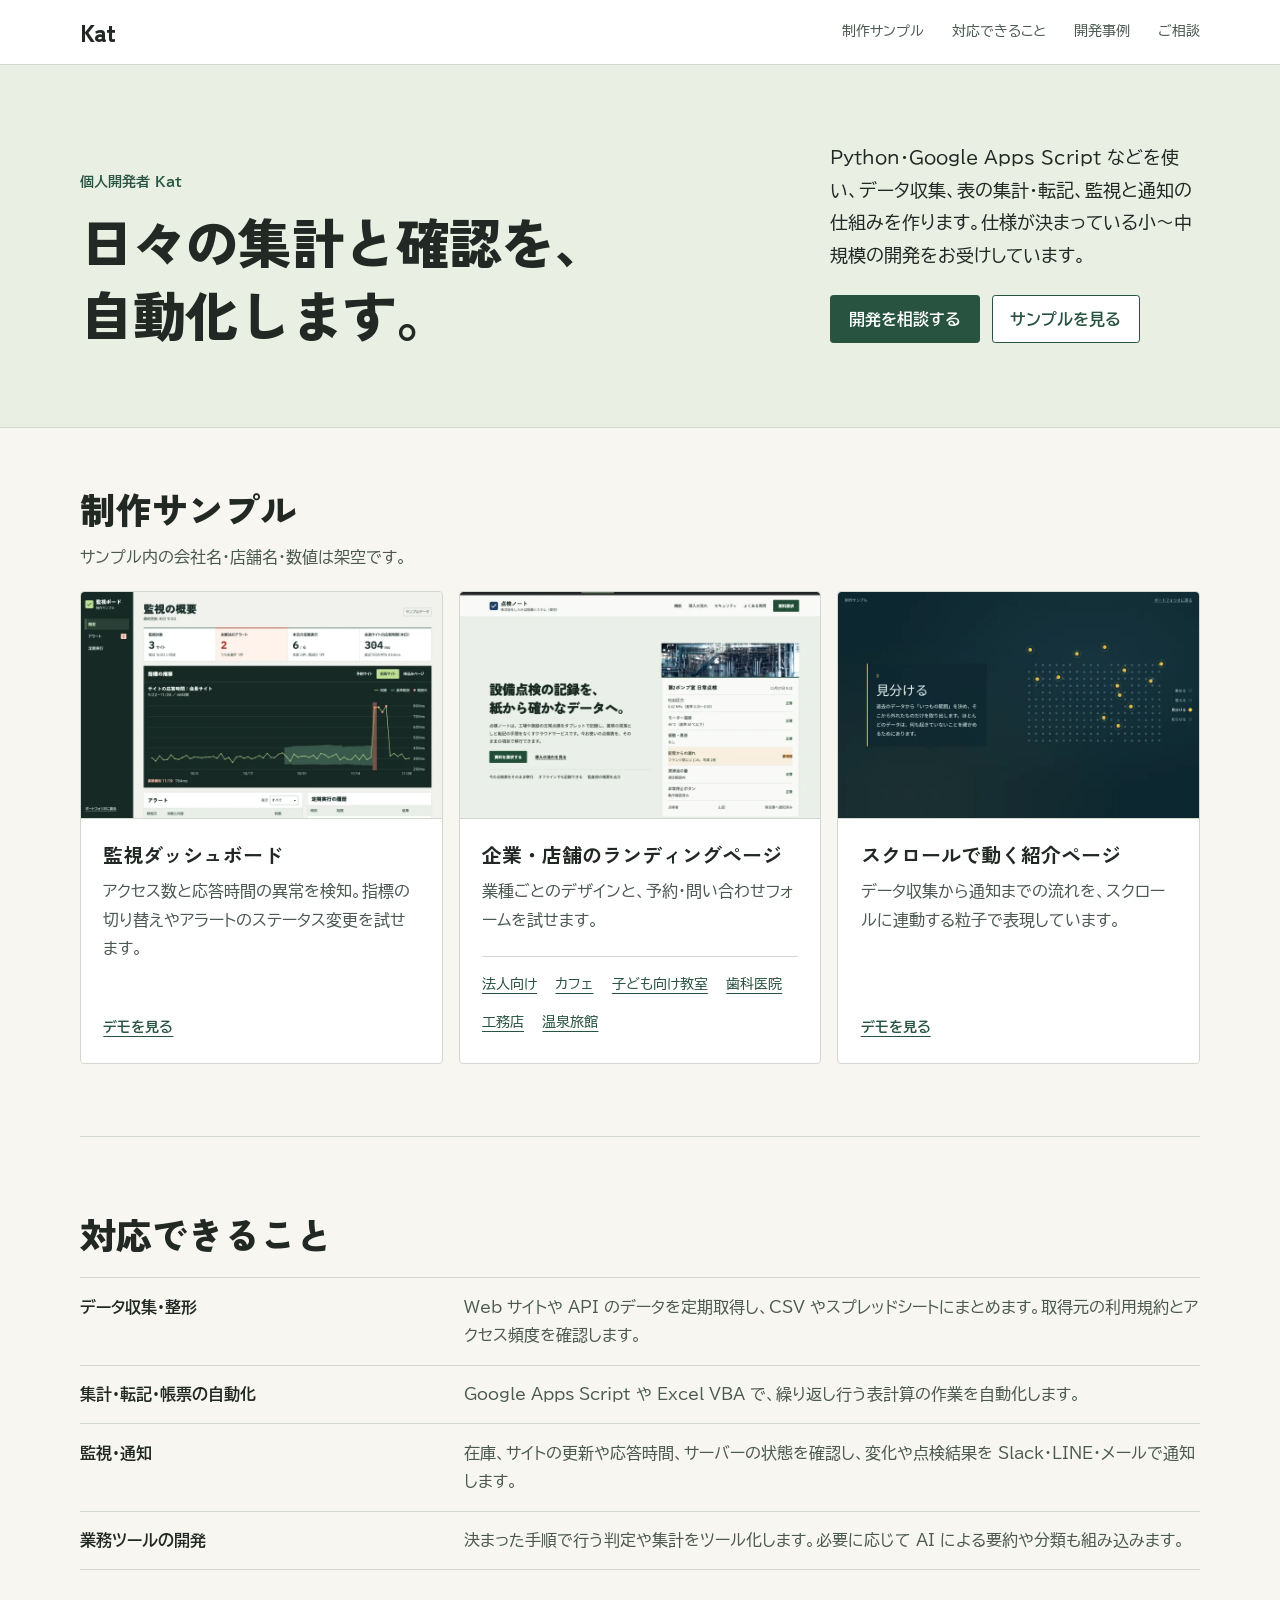
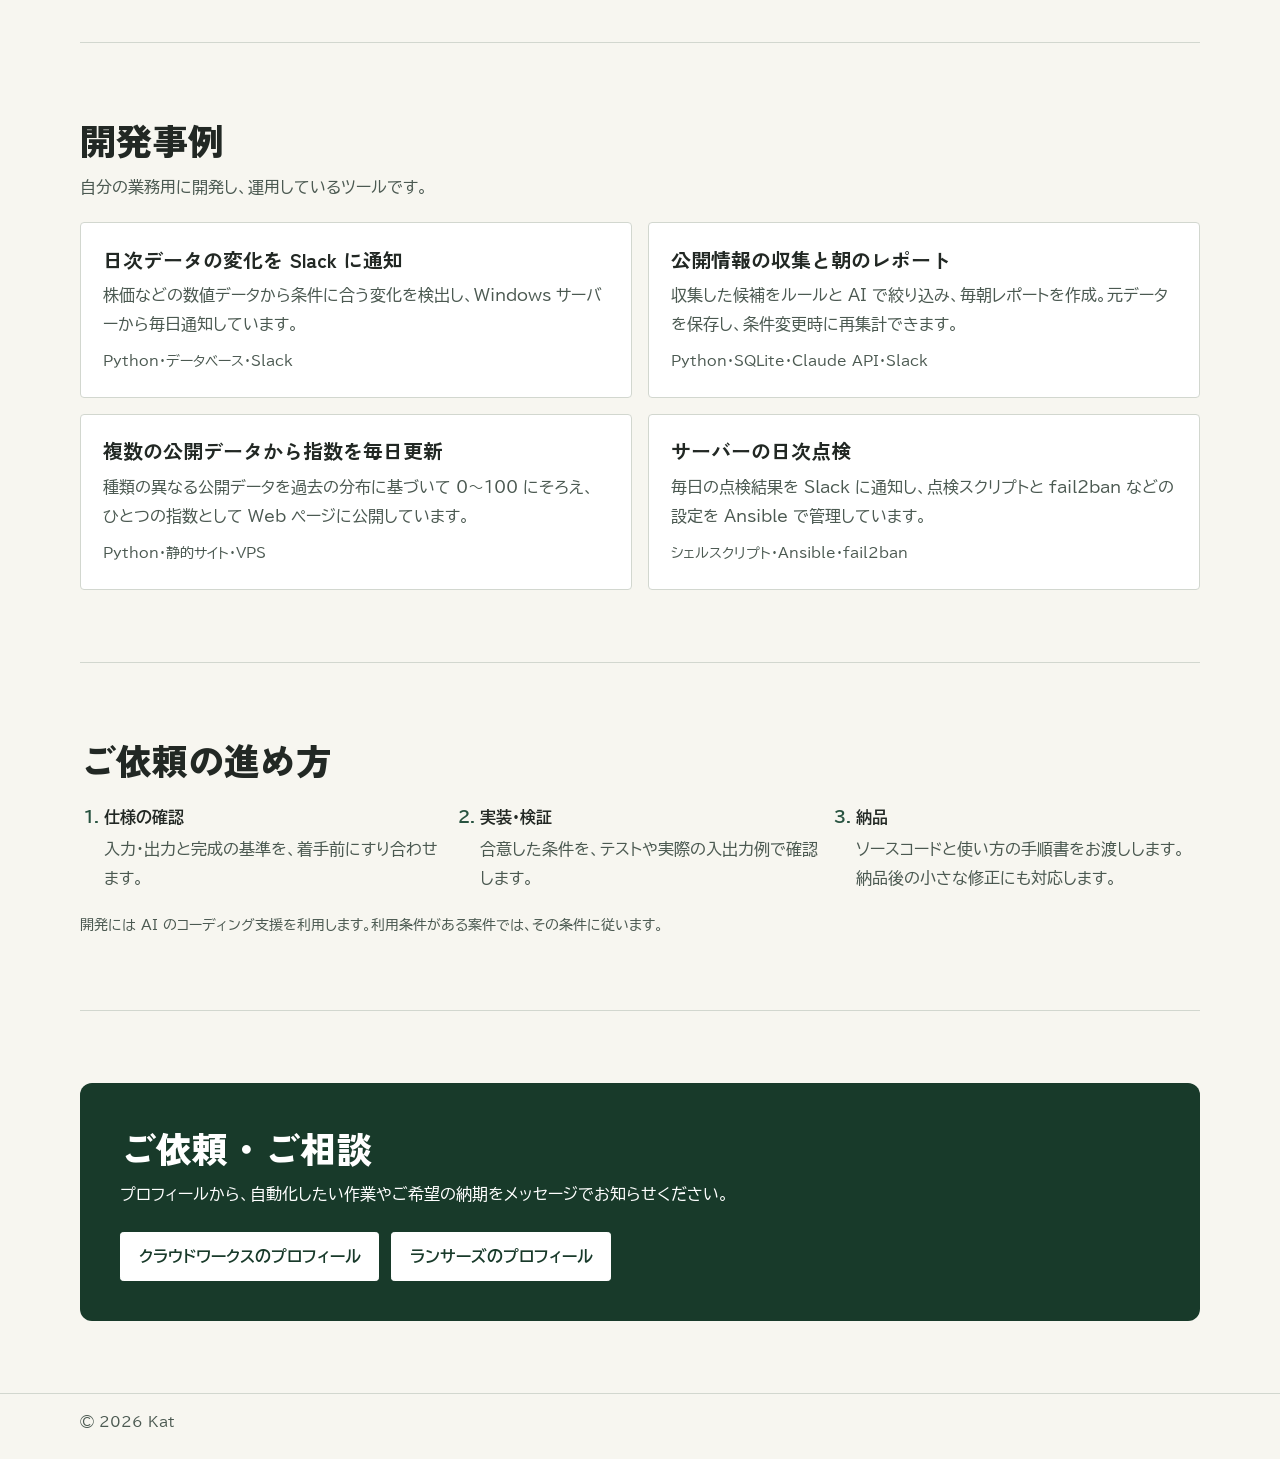
<file: docs/index.html>
<!doctype html>
<html lang="ja">
  <head>
    <!-- Google tag (gtag.js) -->
    <script async src="https://www.googletagmanager.com/gtag/js?id=G-3CM4YZ8E9Y"></script>
    <script>
      window.dataLayer = window.dataLayer || [];
      function gtag() {
        window.dataLayer.push(arguments);
      }
      gtag("js", new Date());
      gtag("config", "G-3CM4YZ8E9Y");
    </script>
    <meta charset="utf-8" />
    <meta name="viewport" content="width=device-width, initial-scale=1" />
    <title>Kat｜業務自動化・データ収集・監視</title>
    <meta
      name="description"
      content="個人開発者 Kat のポートフォリオ。データ収集、スプレッドシートの集計・転記、監視と通知を自動化します。制作サンプルと開発事例を掲載しています。"
    />
    <link rel="icon" href="favicon.svg" type="image/svg+xml" />
    <link rel="preconnect" href="https://fonts.googleapis.com" />
    <link rel="preconnect" href="https://fonts.gstatic.com" crossorigin />
    <link
      href="https://fonts.googleapis.com/css2?family=BIZ+UDPGothic:wght@400;700&family=Zen+Kaku+Gothic+New:wght@500;700;900&display=swap"
      rel="stylesheet"
    />
    <style>
      :root {
        --paper: #f7f6f0;
        --surface: #fff;
        --ink: #222824;
        --muted: #4b5951;
        --line: #d2d7cf;
        --accent: #285340;
        --accent-dark: #183a2a;
        --display: "Zen Kaku Gothic New", "Hiragino Sans", sans-serif;
        --body: "BIZ UDPGothic", "Hiragino Sans", "Yu Gothic", sans-serif;
      }

      * {
        box-sizing: border-box;
      }

      body {
        margin: 0;
        background: var(--paper);
        color: var(--ink);
        font: 1rem/1.8 var(--body);
      }

      h1, h2, h3 {
        font-family: var(--display);
        line-height: 1.35;
        overflow-wrap: anywhere;
      }

      h2 {
        margin: 0 0 1.25rem;
        font-size: clamp(1.75rem, 4vw, 2.25rem);
        font-weight: 900;
      }

      h3 {
        margin: 0 0 .55rem;
        font-size: 1.25rem;
      }

      p {
        margin: 0;
      }

      a {
        color: var(--accent);
        text-underline-offset: .25em;
      }

      a:hover {
        text-decoration-thickness: 2px;
      }

      :focus-visible {
        outline: 3px solid #2e66a8;
        outline-offset: 4px;
      }

      [id] {
        scroll-margin-top: 1.25rem;
      }

      .wrap {
        width: min(100% - 2 * clamp(1rem, 4vw, 2.5rem), 70rem);
        margin-inline: auto;
      }

      .site-header {
        border-bottom: 1px solid var(--line);
        background: var(--surface);
      }

      .site-header .wrap,
      .site-nav,
      .actions {
        display: flex;
        flex-wrap: wrap;
        align-items: center;
      }

      .site-header .wrap {
        justify-content: space-between;
        gap: .2rem 1.5rem;
        padding-block: .75rem;
      }

      .brand {
        color: var(--ink);
        font: 900 1.5rem var(--display);
        text-decoration: none;
      }

      .site-nav {
        gap: 0 clamp(.75rem, 2.5vw, 1.75rem);
      }

      .site-nav a {
        padding-block: .45rem;
        color: var(--muted);
        font-size: .875rem;
        text-decoration: none;
      }

      .site-nav a:hover {
        color: var(--accent);
        text-decoration: underline;
      }

      .hero {
        padding-block: clamp(2.5rem, 6vw, 5.25rem);
        border-bottom: 1px solid var(--line);
        background: #e9efe3;
      }

      .hero .wrap {
        display: grid;
        grid-template-columns: minmax(0, 1.3fr) minmax(0, .7fr);
        align-items: end;
        gap: .6rem clamp(1.5rem, 5vw, 5rem);
      }

      .hero-copy {
        padding-bottom: .45rem;
      }

      .byline {
        color: var(--accent);
        font-weight: 700;
        font-size: .875rem;
      }

      h1 {
        margin: .65rem 0 0;
        font-size: clamp(2rem, 4.2vw, 3.5rem);
        font-weight: 900;
        letter-spacing: -.025em;
      }

      .lead {
        max-width: 39em;
        font-size: clamp(1rem, 2vw, 1.125rem);
      }

      .actions {
        gap: .75rem;
        margin-top: 1.5rem;
      }

      .button {
        display: inline-flex;
        align-items: center;
        justify-content: center;
        min-height: 2.75rem;
        padding: .55rem 1.1rem;
        border: 1px solid var(--accent);
        border-radius: .2rem;
        background: var(--accent);
        color: #fff;
        font-weight: 700;
        text-align: center;
        text-decoration: none;
      }

      .button:hover {
        background: var(--accent-dark);
      }

      .button.secondary {
        background: var(--surface);
        color: var(--accent);
      }

      .button.secondary:hover {
        background: #edf2e9;
      }

      .section {
        padding-block: clamp(2.5rem, 6vw, 4.5rem);
        border-bottom: 1px solid var(--line);
      }

      #samples {
        padding-top: clamp(2.5rem, 5vw, 3.5rem);
      }

      .section-intro {
        margin: -.65rem 0 1.25rem;
        color: var(--muted);
      }

      .samples,
      .works {
        display: grid;
        gap: 1rem;
        margin: 0;
        padding: 0;
        list-style: none;
      }

      .samples {
        grid-template-columns: repeat(3, minmax(0, 1fr));
      }

      .sample,
      .work {
        border: 1px solid var(--line);
        border-radius: .25rem;
        background: var(--surface);
      }

      .sample-link {
        display: flex;
        flex-direction: column;
        height: 100%;
        border-radius: inherit;
        color: inherit;
        text-decoration: none;
      }

      .sample-link:hover {
        background: #f0f3ea;
      }

      .sample-link:hover .demo-label {
        text-decoration-thickness: 2px;
      }

      .sample img {
        display: block;
        width: 100%;
        height: auto;
        border-radius: .23rem .23rem 0 0;
        border-bottom: 1px solid var(--line);
      }

      .sample-copy,
      .work {
        padding: clamp(1rem, 2vw, 1.4rem);
      }

      .sample-copy {
        display: flex;
        flex: 1;
        flex-direction: column;
        align-items: flex-start;
        gap: .55rem;
      }

      .sample-copy h3 {
        margin: 0;
      }

      .sample-copy p,
      .work p,
      .service dd,
      .steps p {
        color: var(--muted);
      }

      .demo-label {
        margin-top: auto;
        padding-top: .2rem;
        color: var(--accent);
        font-size: .875rem;
        font-weight: 700;
        text-decoration: underline;
      }

      .pattern-links {
        display: flex;
        flex-wrap: wrap;
        gap: .2rem 1.15rem;
        margin: .8rem 0 0;
        padding: .65rem 0 0;
        border-top: 1px solid var(--line);
        list-style: none;
      }

      .pattern-links a {
        display: inline-block;
        padding-block: .3rem;
        font-size: .875rem;
      }

      .services {
        margin: 0;
        border-top: 1px solid var(--line);
      }

      .service {
        display: grid;
        grid-template-columns: minmax(12rem, 1fr) minmax(0, 2fr);
        gap: .25rem 1rem;
        padding-block: .9rem;
        border-bottom: 1px solid var(--line);
      }

      .service dt,
      .steps strong {
        font-weight: 700;
      }

      .service dd {
        margin: 0;
      }

      .tools,
      .note {
        margin-top: .65rem;
        color: var(--muted);
        font-size: .875rem;
      }

      .works {
        grid-template-columns: repeat(2, minmax(0, 1fr));
      }

      .steps {
        display: grid;
        grid-template-columns: repeat(3, minmax(0, 1fr));
        gap: 1rem 2rem;
        margin: 0;
        padding-inline-start: 1.5rem;
      }

      .steps li::marker {
        color: var(--accent);
        font-weight: 700;
      }

      .steps p {
        margin-top: .2rem;
      }

      .note {
        margin-top: 1.25rem;
      }

      .contact.section {
        border-bottom: 0;
      }

      .contact-panel {
        padding: clamp(1.25rem, 4vw, 2.5rem);
        border-radius: .75rem;
        background: var(--accent-dark);
        color: #fff;
      }

      .contact-panel h2 {
        margin-bottom: .5rem;
      }

      .contact-panel .button {
        border-color: #fff;
        background: #fff;
        color: var(--accent-dark);
      }

      .contact-panel .button:hover {
        background: #e9efe3;
      }

      .contact-panel .button:focus-visible {
        outline-color: #fff;
      }

      footer {
        padding-block: 1rem 1.5rem;
        border-top: 1px solid var(--line);
        color: var(--muted);
        font-size: .875rem;
      }

      @media (max-width: 62rem) {
        .hero .wrap {
          grid-template-columns: 1fr;
          gap: 1.1rem;
        }
      }

      @media (max-width: 52rem) {
        .samples {
          grid-template-columns: 1fr;
        }

        .sample-link {
          display: grid;
          grid-template-columns: minmax(0, 2fr) minmax(0, 3fr);
          align-items: center;
        }

        .sample img {
          border-radius: .23rem 0 0 .23rem;
          border-bottom: 0;
        }
      }

      @media (max-width: 36rem) {
        .site-header .wrap {
          align-items: flex-start;
          flex-direction: column;
        }

        .sample-link {
          display: block;
        }

        .sample img {
          border-radius: .23rem .23rem 0 0;
          border-bottom: 1px solid var(--line);
        }

        .service,
        .works,
        .steps {
          grid-template-columns: 1fr;
        }

        .contact-panel .button {
          width: 100%;
        }
      }
    </style>
  </head>
  <body id="top">
    <header class="site-header">
      <div class="wrap">
        <a class="brand" href="#top">Kat</a>
        <nav class="site-nav" aria-label="ページ内">
          <a href="#samples">制作サンプル</a>
          <a href="#asks">対応できること</a>
          <a href="#works">開発事例</a>
          <a href="#contact">ご相談</a>
        </nav>
      </div>
    </header>

    <main>
      <section class="hero" aria-labelledby="hero-h">
        <div class="wrap">
          <div>
            <p class="byline">個人開発者 Kat</p>
            <h1 id="hero-h">日々の集計と確認を、<br />自動化します。</h1>
          </div>
          <div class="hero-copy">
            <p class="lead">
              Python・Google Apps Script などを使い、データ収集、表の集計・転記、監視と通知の仕組みを作ります。仕様が決まっている小〜中規模の開発をお受けしています。
            </p>
            <div class="actions">
              <a class="button" href="#contact">開発を相談する</a>
              <a class="button secondary" href="#samples">サンプルを見る</a>
            </div>
          </div>
        </div>
      </section>

      <div class="wrap">
        <section id="samples" class="section" aria-labelledby="samples-h">
          <h2 id="samples-h">制作サンプル</h2>
          <p class="section-intro">サンプル内の会社名・店舗名・数値は架空です。</p>
          <ul class="samples" role="list">
            <li class="sample">
              <a class="sample-link" href="samples/dashboard/index.html" aria-labelledby="dashboard-title dashboard-demo">
                <img src="assets/dashboard.webp" alt="" width="800" height="500" />
                <div class="sample-copy">
                  <h3 id="dashboard-title">監視ダッシュボード</h3>
                  <p>アクセス数と応答時間の異常を検知。指標の切り替えやアラートのステータス変更を試せます。</p>
                  <span class="demo-label" id="dashboard-demo">デモを見る</span>
                </div>
              </a>
            </li>
            <li class="sample">
              <a href="samples/corporate/index.html" aria-label="B2B サービス紹介ページを見る">
                <img src="assets/corporate.webp" alt="" width="800" height="500" />
              </a>
              <div class="sample-copy">
                <h3>企業・店舗のランディングページ</h3>
                <p>業種ごとのデザインと、予約・問い合わせフォームを試せます。</p>
                <ul class="pattern-links" aria-label="ランディングページの作例">
                  <li><a href="samples/corporate/index.html">法人向け</a></li>
                  <li><a href="samples/corporate/index.html?pattern=cafe">カフェ</a></li>
                  <li><a href="samples/corporate/index.html?pattern=kids">子ども向け教室</a></li>
                  <li><a href="samples/corporate/index.html?pattern=dental">歯科医院</a></li>
                  <li><a href="samples/corporate/index.html?pattern=builder">工務店</a></li>
                  <li><a href="samples/corporate/index.html?pattern=ryokan">温泉旅館</a></li>
                </ul>
              </div>
            </li>
            <li class="sample">
              <a class="sample-link" href="samples/flow/index.html" aria-labelledby="flow-demo-title flow-demo">
                <img src="assets/flow.webp" alt="" width="800" height="500" />
                <div class="sample-copy">
                  <h3 id="flow-demo-title">スクロールで動く紹介ページ</h3>
                  <p>データ収集から通知までの流れを、スクロールに連動する粒子で表現しています。</p>
                  <span class="demo-label" id="flow-demo">デモを見る</span>
                </div>
              </a>
            </li>
          </ul>
        </section>

        <section id="asks" class="section" aria-labelledby="asks-h">
          <h2 id="asks-h">対応できること</h2>
          <dl class="services">
            <div class="service">
              <dt>データ収集・整形</dt>
              <dd>Web サイトや API のデータを定期取得し、CSV やスプレッドシートにまとめます。取得元の利用規約とアクセス頻度を確認します。</dd>
            </div>
            <div class="service">
              <dt>集計・転記・帳票の自動化</dt>
              <dd>Google Apps Script や Excel VBA で、繰り返し行う表計算の作業を自動化します。</dd>
            </div>
            <div class="service">
              <dt>監視・通知</dt>
              <dd>在庫、サイトの更新や応答時間、サーバーの状態を確認し、変化や点検結果を Slack・LINE・メールで通知します。</dd>
            </div>
            <div class="service">
              <dt>業務ツールの開発</dt>
              <dd>決まった手順で行う判定や集計をツール化します。必要に応じて AI による要約や分類も組み込みます。</dd>
            </div>
          </dl>
        </section>

        <section id="works" class="section" aria-labelledby="works-h">
          <h2 id="works-h">開発事例</h2>
          <p class="section-intro">自分の業務用に開発し、運用しているツールです。</p>
          <ul class="works" role="list">
            <li class="work">
              <h3>日次データの変化を Slack に通知</h3>
              <p>株価などの数値データから条件に合う変化を検出し、Windows サーバーから毎日通知しています。</p>
              <p class="tools">Python・データベース・Slack</p>
            </li>
            <li class="work">
              <h3>公開情報の収集と朝のレポート</h3>
              <p>収集した候補をルールと AI で絞り込み、毎朝レポートを作成。元データを保存し、条件変更時に再集計できます。</p>
              <p class="tools">Python・SQLite・Claude API・Slack</p>
            </li>
            <li class="work">
              <h3>複数の公開データから指数を毎日更新</h3>
              <p>種類の異なる公開データを過去の分布に基づいて 0〜100 にそろえ、ひとつの指数として Web ページに公開しています。</p>
              <p class="tools">Python・静的サイト・VPS</p>
            </li>
            <li class="work">
              <h3>サーバーの日次点検</h3>
              <p>毎日の点検結果を Slack に通知し、点検スクリプトと fail2ban などの設定を Ansible で管理しています。</p>
              <p class="tools">シェルスクリプト・Ansible・fail2ban</p>
            </li>
          </ul>
        </section>

        <section id="flow" class="section" aria-labelledby="flow-h">
          <h2 id="flow-h">ご依頼の進め方</h2>
          <ol class="steps">
            <li>
              <strong>仕様の確認</strong>
              <p>入力・出力と完成の基準を、着手前にすり合わせます。</p>
            </li>
            <li>
              <strong>実装・検証</strong>
              <p>合意した条件を、テストや実際の入出力例で確認します。</p>
            </li>
            <li>
              <strong>納品</strong>
              <p>ソースコードと使い方の手順書をお渡しします。納品後の小さな修正にも対応します。</p>
            </li>
          </ol>
          <p class="note">開発には AI のコーディング支援を利用します。利用条件がある案件では、その条件に従います。</p>
        </section>

        <section id="contact" class="section contact" aria-labelledby="contact-h">
          <div class="contact-panel">
            <h2 id="contact-h">ご依頼・ご相談</h2>
            <p>プロフィールから、自動化したい作業やご希望の納期をメッセージでお知らせください。</p>
            <div class="actions">
              <a class="button" href="https://crowdworks.jp/public/employees/7352103" id="link-cw">クラウドワークスのプロフィール</a>
              <a class="button" href="https://www.lancers.jp/profile/coconut-lab" id="link-lancers">ランサーズのプロフィール</a>
            </div>
          </div>
        </section>
      </div>
    </main>

    <footer>
      <div class="wrap">© 2026 Kat</div>
    </footer>
  </body>
</html>
</file>
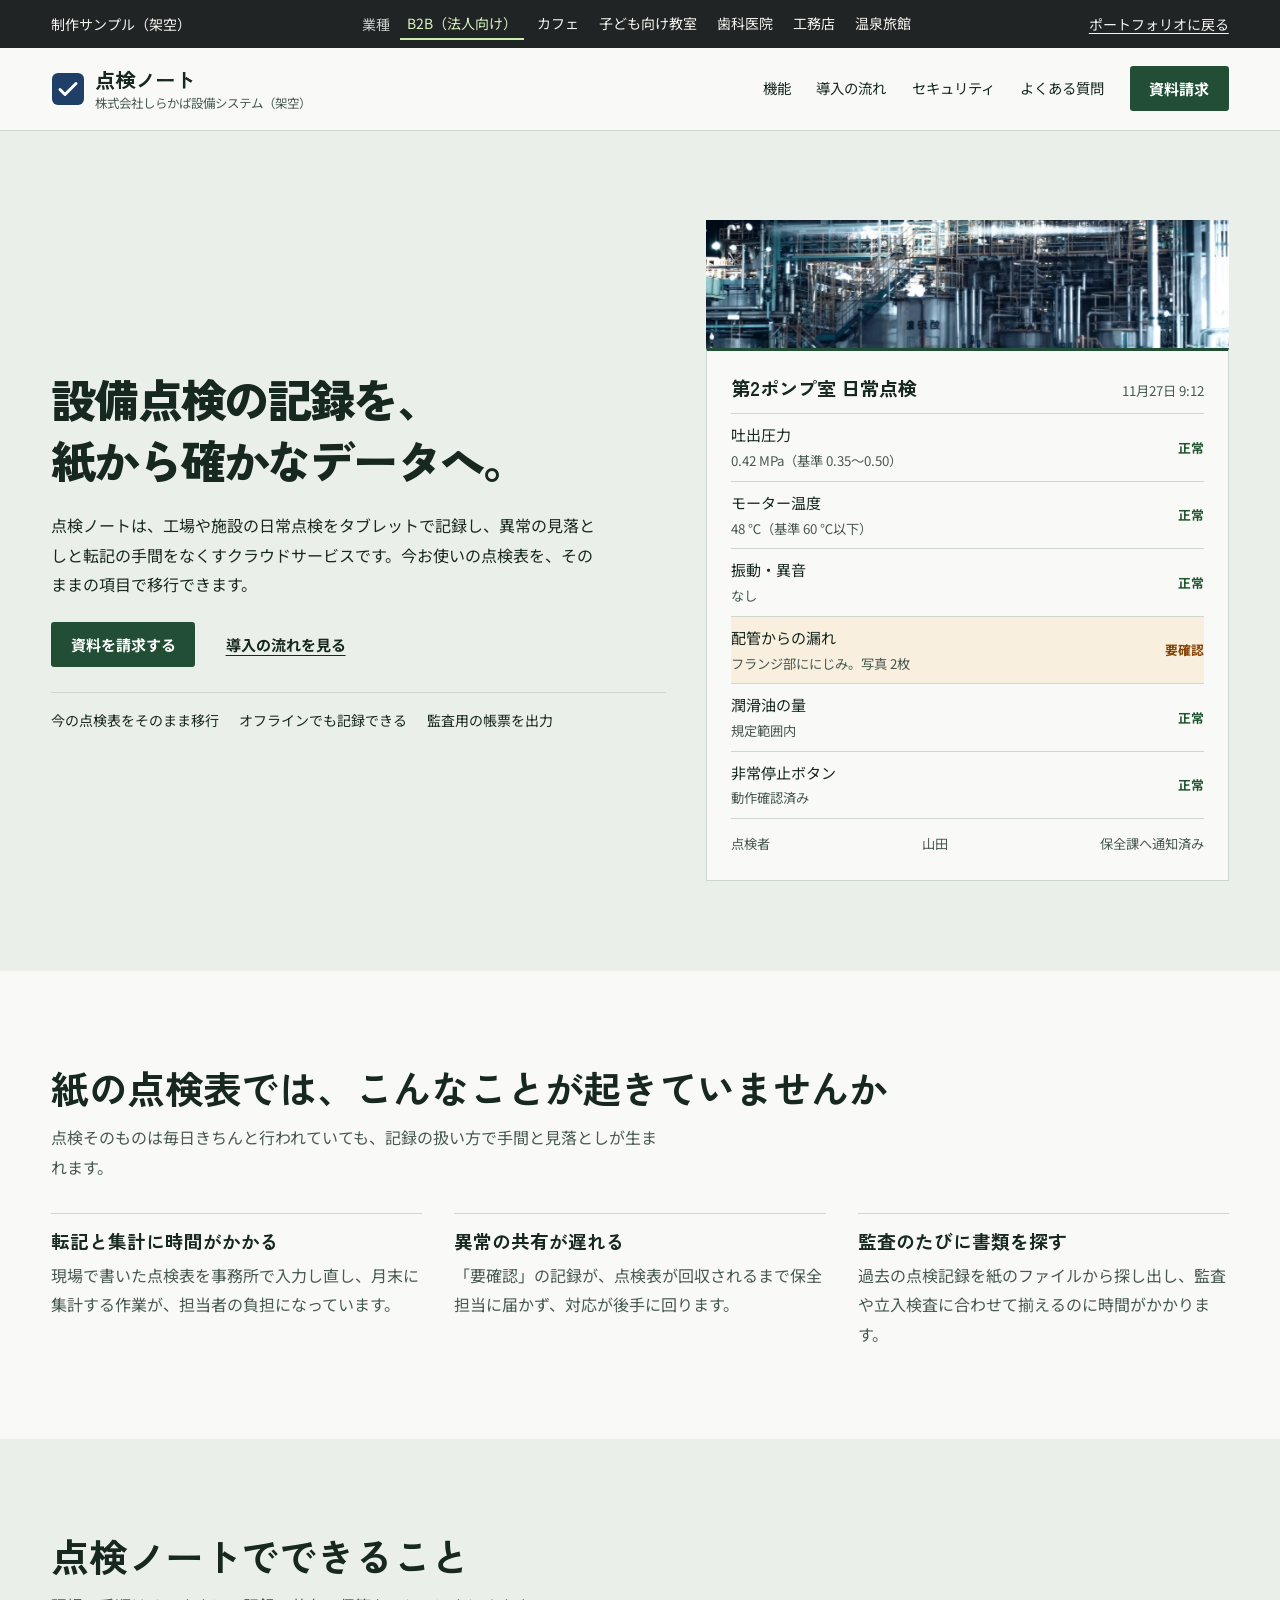
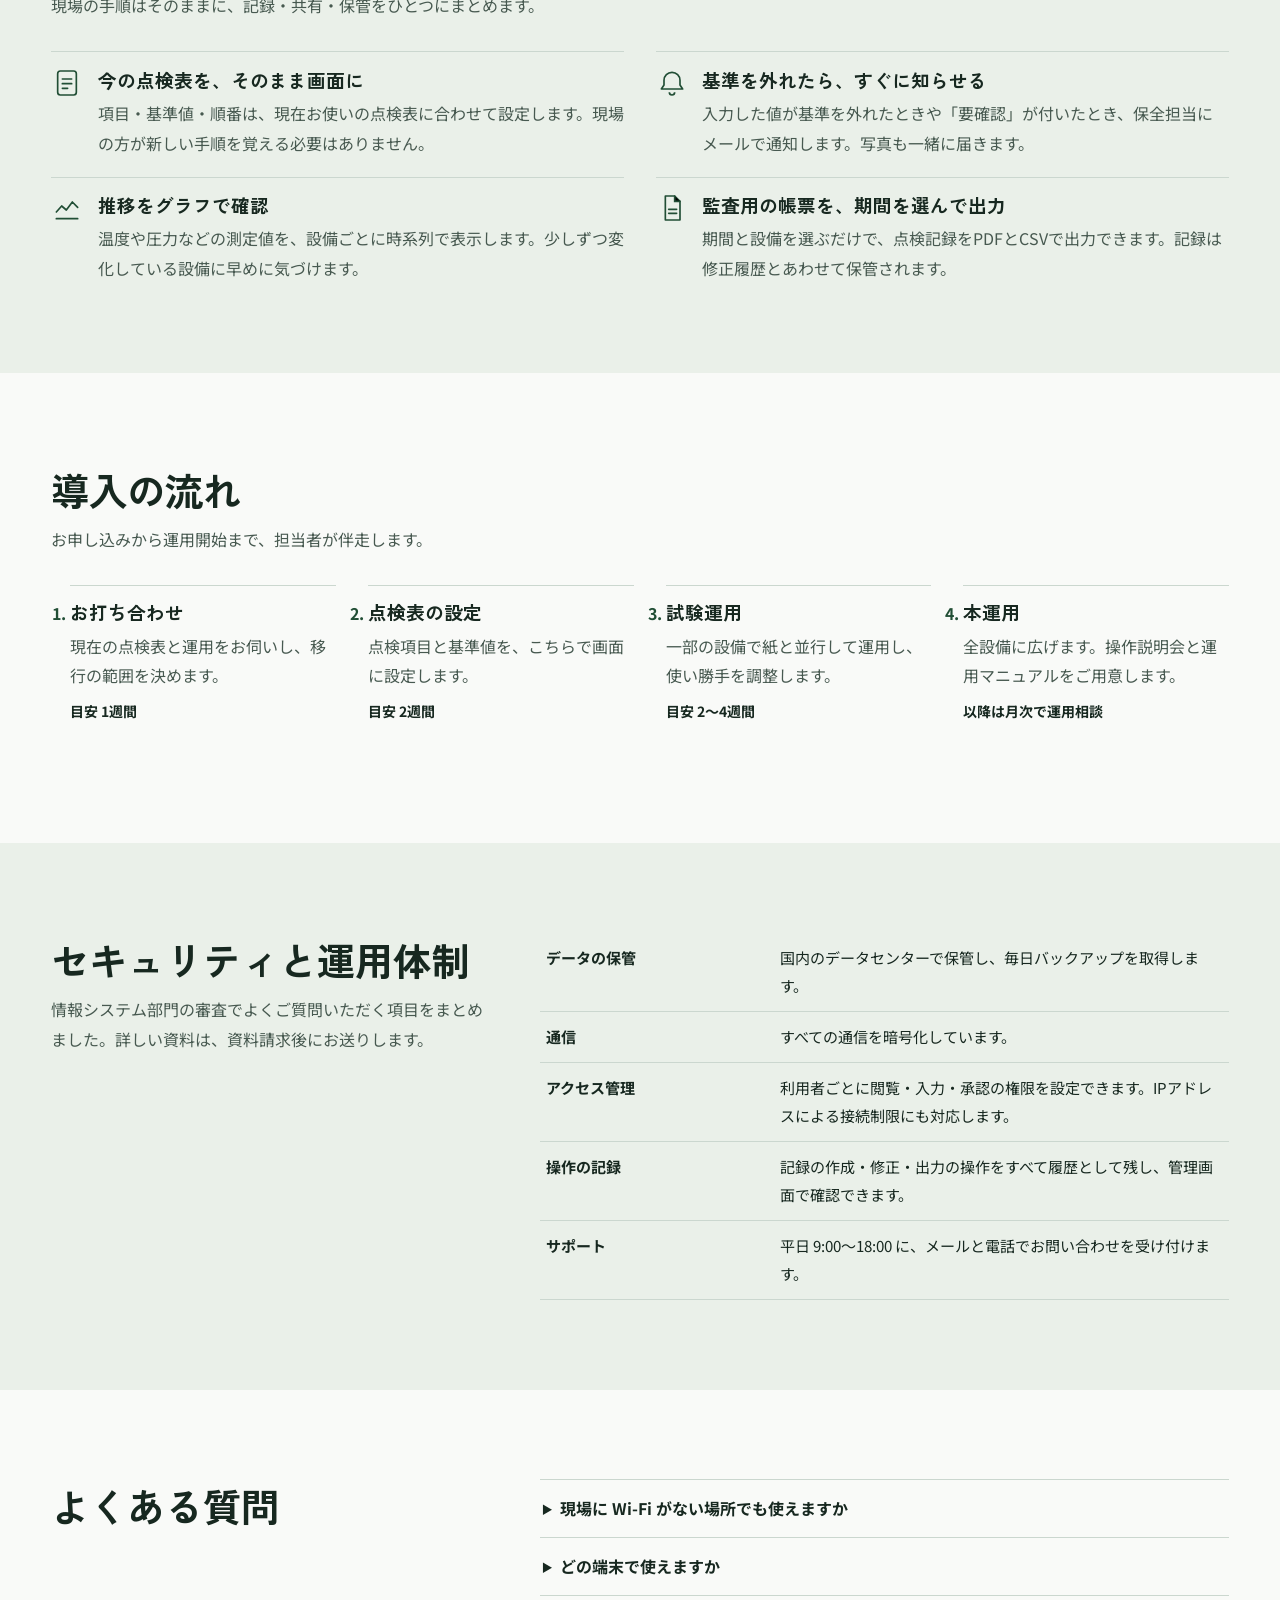
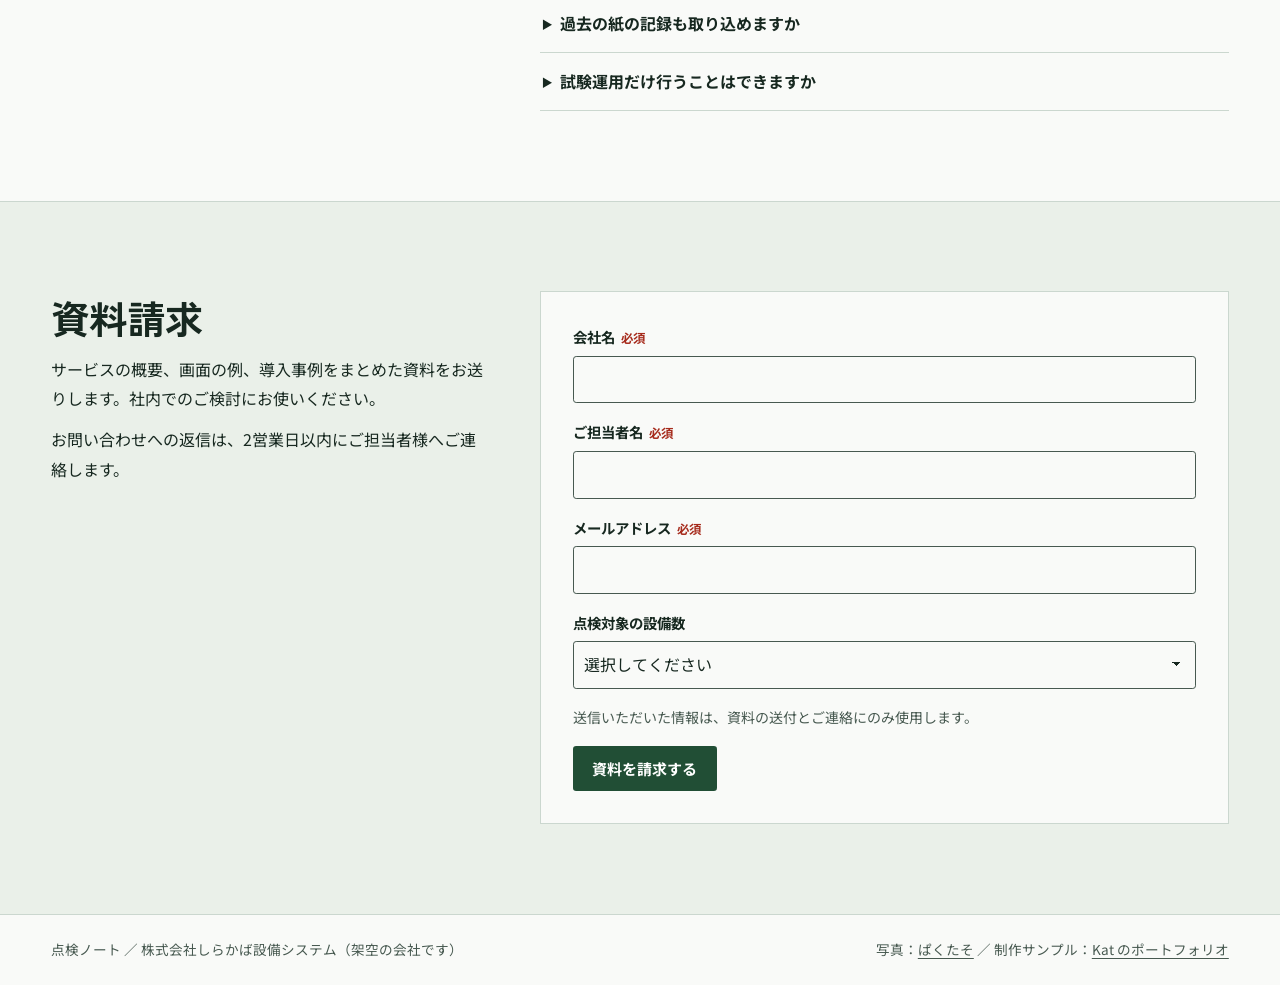
<file: docs/samples/corporate/index.html>
<!DOCTYPE html>
<html lang="ja" data-theme="b2b">
<head>
<!-- Google tag (gtag.js) -->
<script async src="https://www.googletagmanager.com/gtag/js?id=G-3CM4YZ8E9Y"></script>
<script>
  window.dataLayer = window.dataLayer || [];
  function gtag() {
    window.dataLayer.push(arguments);
  }
  gtag("js", new Date());
  gtag("config", "G-3CM4YZ8E9Y");
</script>
<meta charset="utf-8">
<meta name="viewport" content="width=device-width, initial-scale=1">
<title>点検ノート｜設備点検の記録をデジタル化（制作サンプル）</title>
<meta name="robots" content="noindex">
<link rel="preconnect" href="https://fonts.googleapis.com">
<link rel="preconnect" href="https://fonts.gstatic.com" crossorigin>
<link href="https://fonts.googleapis.com/css2?family=Noto+Sans+JP:wght@400;500;700&family=Klee+One:wght@600&family=M+PLUS+Rounded+1c:wght@400;500;800&family=Zen+Kaku+Gothic+New:wght@500;700;900&family=Zen+Old+Mincho:wght@600;700&display=swap" rel="stylesheet">
<link rel="stylesheet" href="landing.css">
</head>
<body>
<div class="switcher" role="region" aria-label="制作サンプルの表示切り替え">
  <div class="wrap">
    <span>制作サンプル（架空）</span>
    <div class="pick" id="pick"><span id="pick-label">業種</span></div>
    <a href="../../index.html">ポートフォリオに戻る</a>
  </div>
</div>

<header class="g">
  <div class="wrap">
    <a class="logo" href="#top" id="logo"></a>
    <nav class="g" aria-label="メイン" id="nav"></nav>
  </div>
</header>

<main id="top">
  <div class="hero">
    <div class="wrap">
      <div class="hero-copy">
        <h1 id="h1"></h1>
        <p class="lead" id="lead"></p>
        <div class="ctas" id="ctas"></div>
        <ul class="facts" id="facts"></ul>
      </div>
      <div class="visual">
        <img class="photo" id="photo" src="img/b2b.webp" alt="" width="1200" height="800" decoding="async">
        <section class="device" id="device" aria-labelledby="device-title"></section>
      </div>
    </div>
  </div>

  <section id="concerns" aria-labelledby="issues-h">
    <div class="wrap">
      <h2 id="issues-h"></h2>
      <p class="sec-lead" id="issues-lead"></p>
      <div class="issues" id="issues"></div>
    </div>
  </section>

  <section class="tint" id="features" aria-labelledby="features-h">
    <div class="wrap">
      <h2 id="features-h"></h2>
      <p class="sec-lead" id="features-lead"></p>
      <div class="features" id="feature-list"></div>
    </div>
  </section>

  <section id="flow" aria-labelledby="flow-h">
    <div class="wrap">
      <h2 id="flow-h"></h2>
      <p class="sec-lead" id="flow-lead"></p>
      <ol class="steps" id="steps"></ol>
    </div>
  </section>

  <section class="tint" id="info" aria-labelledby="info-h">
    <div class="wrap info">
      <div>
        <h2 id="info-h"></h2>
        <p class="sec-lead" id="info-lead" style="margin-bottom:0"></p>
      </div>
      <table id="info-table"></table>
      <div id="aside-info" class="aside-info" hidden></div>
    </div>
  </section>

  <section id="faq" class="faq" aria-labelledby="faq-h">
    <div class="wrap">
      <h2 id="faq-h">よくある質問</h2>
      <div id="faq-list"></div>
    </div>
  </section>

  <section class="contact" id="contact" aria-labelledby="contact-h">
    <div class="wrap">
      <div id="contact-text"><h2 id="contact-h"></h2></div>
      <form id="form" novalidate></form>
    </div>
  </section>
</main>

<footer>
  <div class="wrap">
    <span id="foot-name"></span>
    <span>写真：<a href="https://www.pakutaso.com/">ぱくたそ</a> ／ 制作サンプル：<a href="../../index.html">Kat のポートフォリオ</a></span>
  </div>
</footer>

<script>
(function () {
  "use strict";

  // アイコン（48x48、currentColor で塗る）
  const ICON = {
    sheet: '<rect x="10" y="6" width="28" height="36" rx="4" fill="none" stroke="currentColor" stroke-width="2.5"/><path d="M17 18h14M17 25h14M17 32h8" stroke="currentColor" stroke-width="2.5" stroke-linecap="round"/>',
    bell: '<path d="M24 8a12 12 0 0 1 12 12v7l4 6H8l4-6v-7A12 12 0 0 1 24 8z" fill="none" stroke="currentColor" stroke-width="2.5" stroke-linejoin="round"/><path d="M20 38a4 4 0 0 0 8 0" fill="none" stroke="currentColor" stroke-width="2.5"/>',
    chart: '<path d="M8 30l8-9 7 6 9-12 8 8" fill="none" stroke="currentColor" stroke-width="2.5" stroke-linejoin="round" stroke-linecap="round"/><path d="M8 40h32" stroke="currentColor" stroke-width="2.5" stroke-linecap="round"/>',
    doc: '<path d="M14 6h14l8 8v28H14z" fill="none" stroke="currentColor" stroke-width="2.5" stroke-linejoin="round"/><path d="M28 6v8h8M19 26h12M19 32h12" stroke="currentColor" stroke-width="2.5" stroke-linecap="round"/>',
    cup: '<path d="M10 18h24v10a10 10 0 0 1-10 10h-4a10 10 0 0 1-10-10z" fill="none" stroke="currentColor" stroke-width="2.5" stroke-linejoin="round"/><path d="M34 21h3a4 4 0 0 1 0 8h-3M16 8c-2 3 2 4 0 7M23 8c-2 3 2 4 0 7" fill="none" stroke="currentColor" stroke-width="2.5" stroke-linecap="round"/>',
    leaf: '<path d="M10 38C10 20 22 10 40 10c0 18-10 28-28 28z" fill="none" stroke="currentColor" stroke-width="2.5" stroke-linejoin="round"/><path d="M10 38L28 20" stroke="currentColor" stroke-width="2.5" stroke-linecap="round"/>',
    chair: '<path d="M14 8v18h20V8M12 26h24M16 26v14M32 26v14" fill="none" stroke="currentColor" stroke-width="2.5" stroke-linecap="round" stroke-linejoin="round"/>',
    clock: '<circle cx="24" cy="24" r="16" fill="none" stroke="currentColor" stroke-width="2.5"/><path d="M24 14v10l7 5" fill="none" stroke="currentColor" stroke-width="2.5" stroke-linecap="round"/>',
    puzzle: '<path d="M10 14h9a4 4 0 1 1 8 0h9v9a4 4 0 1 0 0 8v9H27a4 4 0 1 0-8 0h-9z" fill="none" stroke="currentColor" stroke-width="2.5" stroke-linejoin="round"/>',
    people: '<circle cx="17" cy="17" r="6" fill="none" stroke="currentColor" stroke-width="2.5"/><circle cx="32" cy="19" r="5" fill="none" stroke="currentColor" stroke-width="2.5"/><path d="M6 38c1-7 6-11 11-11s10 4 11 11M28 37c1-5 4-8 8-8 3 0 6 3 7 8" fill="none" stroke="currentColor" stroke-width="2.5" stroke-linecap="round"/>',
    star: '<path d="M24 7l5 11 12 1-9 8 3 12-11-6-11 6 3-12-9-8 12-1z" fill="none" stroke="currentColor" stroke-width="2.5" stroke-linejoin="round"/>',
    chat: '<path d="M8 12h32v20H22l-8 7v-7H8z" fill="none" stroke="currentColor" stroke-width="2.5" stroke-linejoin="round"/>',
    calendar: '<rect x="8" y="10" width="32" height="30" rx="4" fill="none" stroke="currentColor" stroke-width="2.5"/><path d="M8 19h32M16 6v8M32 6v8M15 27h5M15 33h5M27 27h5" stroke="currentColor" stroke-width="2.5" stroke-linecap="round"/>',
    shield: '<path d="M24 6l15 6v10c0 10-6 17-15 20C15 39 9 32 9 22V12z" fill="none" stroke="currentColor" stroke-width="2.5" stroke-linejoin="round"/><path d="M17 24l5 5 9-10" fill="none" stroke="currentColor" stroke-width="2.5" stroke-linecap="round" stroke-linejoin="round"/>',
    home: '<path d="M7 23L24 9l17 14M12 19v20h24V19" fill="none" stroke="currentColor" stroke-width="2.5" stroke-linecap="round" stroke-linejoin="round"/><path d="M21 39V29h6v10" fill="none" stroke="currentColor" stroke-width="2.5" stroke-linejoin="round"/>',
    tool: '<path d="M30 8a8 8 0 0 0-7 11L9 33l6 6 14-14a8 8 0 0 0 11-7l-5 2-4-4 2-5z" fill="none" stroke="currentColor" stroke-width="2.5" stroke-linejoin="round"/>',
    steam: '<path d="M8 32c4 6 28 6 32 0M10 38h28" fill="none" stroke="currentColor" stroke-width="2.5" stroke-linecap="round"/><path d="M17 8c-3 4 3 6 0 10s3 6 0 9M24 8c-3 4 3 6 0 10s3 6 0 9M31 8c-3 4 3 6 0 10s3 6 0 9" fill="none" stroke="currentColor" stroke-width="2.5" stroke-linecap="round"/>',
    bowl: '<path d="M7 22h34a17 15 0 0 1-34 0z" fill="none" stroke="currentColor" stroke-width="2.5" stroke-linejoin="round"/><path d="M16 40h16M30 8l-6 12M38 10l-10 10" stroke="currentColor" stroke-width="2.5" stroke-linecap="round"/>',
    bed: '<path d="M6 36V12M6 26h36v10M42 36V26a6 6 0 0 0-6-6H22v6" fill="none" stroke="currentColor" stroke-width="2.5" stroke-linecap="round" stroke-linejoin="round"/><circle cx="14" cy="20" r="3.5" fill="none" stroke="currentColor" stroke-width="2.5"/>',
    car: '<path d="M8 30l4-11h24l4 11v8H8z" fill="none" stroke="currentColor" stroke-width="2.5" stroke-linejoin="round"/><circle cx="15" cy="38" r="3" fill="currentColor"/><circle cx="33" cy="38" r="3" fill="currentColor"/><path d="M8 30h32" stroke="currentColor" stroke-width="2.5"/>',
  };

  const PATTERNS = {


    b2b: {
      label: "B2B（法人向け）",
      title: "点検ノート｜設備点検の記録をデジタル化（制作サンプル）",
      logo: { name: "点検ノート", company: "株式会社しらかば設備システム（架空）", mark: '<rect x="1" y="1" width="32" height="32" rx="6" fill="#1f3f66"/><path d="M9 17.5l5 5 11-11" fill="none" stroke="#fff" stroke-width="3" stroke-linecap="round" stroke-linejoin="round"/>' },
      nav: [["#features", "機能"], ["#flow", "導入の流れ"], ["#info", "セキュリティ"], ["#faq", "よくある質問"]],
      navCta: "資料請求",
      h1: ["設備点検の記録を、", "紙から確かなデータへ。"],
      lead: "点検ノートは、工場や施設の日常点検をタブレットで記録し、異常の見落としと転記の手間をなくすクラウドサービスです。今お使いの点検表を、そのままの項目で移行できます。",
      ctas: [["#contact", "資料を請求する", "primary"], ["#flow", "導入の流れを見る", "ghost"]],
      facts: ["今の点検表をそのまま移行", "オフラインでも記録できる", "監査用の帳票を出力"],
      device: {
        title: "第2ポンプ室 日常点検", meta: "11月27日 9:12",
        rows: [["吐出圧力", "0.42 MPa（基準 0.35〜0.50）", "正常", "ok"], ["モーター温度", "48 ℃（基準 60 ℃以下）", "正常", "ok"], ["振動・異音", "なし", "正常", "ok"], ["配管からの漏れ", "フランジ部ににじみ。写真 2枚", "要確認", "warn"], ["潤滑油の量", "規定範囲内", "正常", "ok"], ["非常停止ボタン", "動作確認済み", "正常", "ok"]],
        foot: ["点検者", "山田", "保全課へ通知済み"],
      },
      issues: { h: "紙の点検表では、こんなことが起きていませんか", lead: "点検そのものは毎日きちんと行われていても、記録の扱い方で手間と見落としが生まれます。",
        items: [["転記と集計に時間がかかる", "現場で書いた点検表を事務所で入力し直し、月末に集計する作業が、担当者の負担になっています。"], ["異常の共有が遅れる", "「要確認」の記録が、点検表が回収されるまで保全担当に届かず、対応が後手に回ります。"], ["監査のたびに書類を探す", "過去の点検記録を紙のファイルから探し出し、監査や立入検査に合わせて揃えるのに時間がかかります。"]] },
      features: { h: "点検ノートでできること", lead: "現場の手順はそのままに、記録・共有・保管をひとつにまとめます。",
        items: [["sheet", "今の点検表を、そのまま画面に", "項目・基準値・順番は、現在お使いの点検表に合わせて設定します。現場の方が新しい手順を覚える必要はありません。"], ["bell", "基準を外れたら、すぐに知らせる", "入力した値が基準を外れたときや「要確認」が付いたとき、保全担当にメールで通知します。写真も一緒に届きます。"], ["chart", "推移をグラフで確認", "温度や圧力などの測定値を、設備ごとに時系列で表示します。少しずつ変化している設備に早めに気づけます。"], ["doc", "監査用の帳票を、期間を選んで出力", "期間と設備を選ぶだけで、点検記録をPDFとCSVで出力できます。記録は修正履歴とあわせて保管されます。"]] },
      flow: { h: "導入の流れ", lead: "お申し込みから運用開始まで、担当者が伴走します。",
        items: [["お打ち合わせ", "現在の点検表と運用をお伺いし、移行の範囲を決めます。", "目安 1週間"], ["点検表の設定", "点検項目と基準値を、こちらで画面に設定します。", "目安 2週間"], ["試験運用", "一部の設備で紙と並行して運用し、使い勝手を調整します。", "目安 2〜4週間"], ["本運用", "全設備に広げます。操作説明会と運用マニュアルをご用意します。", "以降は月次で運用相談"]] },
      info: { h: "セキュリティと運用体制", lead: "情報システム部門の審査でよくご質問いただく項目をまとめました。詳しい資料は、資料請求後にお送りします。",
        rows: [["データの保管", "国内のデータセンターで保管し、毎日バックアップを取得します。"], ["通信", "すべての通信を暗号化しています。"], ["アクセス管理", "利用者ごとに閲覧・入力・承認の権限を設定できます。IPアドレスによる接続制限にも対応します。"], ["操作の記録", "記録の作成・修正・出力の操作をすべて履歴として残し、管理画面で確認できます。"], ["サポート", "平日 9:00〜18:00 に、メールと電話でお問い合わせを受け付けます。"]] },
      faq: [["現場に Wi-Fi がない場所でも使えますか", "はい。電波の届かない場所でも記録でき、通信できる場所に戻ったときに自動で送信されます。"], ["どの端末で使えますか", "一般的なタブレットとスマートフォン、パソコンのブラウザで利用できます。専用の端末は必要ありません。"], ["過去の紙の記録も取り込めますか", "Excel などで管理されている過去の記録は、項目を合わせたうえで取り込めます。紙だけで保管されている記録は、ご相談ください。"], ["試験運用だけ行うことはできますか", "はい。一部の設備で試験運用を行い、効果を確かめてから本運用を判断していただけます。"]],
      contact: { h: "資料請求", text: ["サービスの概要、画面の例、導入事例をまとめた資料をお送りします。社内でのご検討にお使いください。", "お問い合わせへの返信は、2営業日以内にご担当者様へご連絡します。"],
        fields: [["company", "会社名", "organization", "会社名を入力してください。"], ["person", "ご担当者名", "name", "ご担当者名を入力してください。"]],
        emailErr: "メールアドレスを正しい形式で入力してください（例：name@example.co.jp）。",
        select: ["点検対象の設備数", ["50台未満", "50〜200台", "200台以上", "未定"]],
        agree: "送信いただいた情報は、資料の送付とご連絡にのみ使用します。", submit: "資料を請求する" },
      foot: "点検ノート ／ 株式会社しらかば設備システム（架空の会社です）",
    },

    cafe: {
      label: "カフェ",
      title: "ひだまり珈琲｜住宅街の小さな自家焙煎カフェ（制作サンプル）",
      logo: { name: "ひだまり珈琲", company: "自家焙煎と焼き菓子の店（架空）", mark: '<circle cx="17" cy="17" r="16" fill="#3c5a44"/><path d="M10 15h13v4a6 6 0 0 1-6 6h-1a6 6 0 0 1-6-6zM23 16h2a2.5 2.5 0 0 1 0 5h-2M14 8c-1 2 1 3 0 5M18 8c-1 2 1 3 0 5" fill="none" stroke="#f6f7f2" stroke-width="1.8" stroke-linecap="round"/>' },
      nav: [["#features", "こだわり"], ["#flow", "貸切のご予約"], ["#info", "店舗情報"], ["#faq", "よくある質問"]],
      navCta: "ご予約",
      h1: ["いつもの散歩道に、", "一杯の寄り道を。"],
      lead: "ひだまり珈琲は、住宅街の角にある12席の小さなカフェです。毎週焙煎する豆と、店で焼く焼き菓子で、ひと息つける時間をご用意しています。",
      ctas: [["#info", "営業時間と場所を見る", "primary"], ["#flow", "貸切のご予約について", "ghost"]],
      facts: ["豆は毎週店内で焙煎", "焼き菓子は毎朝手作り", "ペット連れはテラス席で"],
      device: {
        title: "本日のおすすめ", meta: "11月27日",
        rows: [["季節のブレンド", "浅煎り。柑橘のような香り", "おすすめ", "ok"], ["自家製かためプリン", "卵と牛乳だけで蒸し焼きに", "数量限定", "warn"], ["焼き菓子の盛り合わせ", "スコーン・フィナンシェ・クッキー", "人気", "plain"], ["ほうじ茶ラテ", "珈琲が苦手な方にも", "温・冷", "plain"]],
        foot: ["店主より", "ひだまり", "豆の量り売りもあります"],
      },
      issues: { h: "こんな時間に、どうぞ", lead: "大きなお店ではないぶん、ゆっくり過ごしていただけるようにしています。",
        items: [["朝の散歩のついでに", "7時半から開けています。テイクアウトの一杯と焼きたてのスコーンで、一日を始めてみてください。"], ["ひとりで本を読みたい午後に", "窓際のカウンター席は、ひとりで長く過ごす方のための席です。おかわりの珈琲は少しお安くしています。"], ["家族や友人との小さな集まりに", "6名様まで座れる大きなテーブルがあります。誕生日や送別会の貸切もお受けしています。"]] },
      features: { h: "ひだまり珈琲のこだわり", lead: "特別なことはしていません。毎日同じことを、丁寧に続けています。",
        items: [["cup", "毎週、少しずつ焙煎", "焙煎したての豆を使うため、1週間で使い切る量だけを焼いています。季節ごとに産地の違う豆を選んでいます。"], ["leaf", "焼き菓子は毎朝店内で", "国産の小麦と発酵バターで、毎朝その日の分を焼いています。売り切れの際はご容赦ください。"], ["chair", "長居をしていただける席", "12席のうち半分は、ひとりで過ごせるカウンター席です。電源のある席もご用意しています。"], ["clock", "朝7時半からの営業", "通勤や散歩の前に立ち寄れるよう、朝早くから開けています。テイクアウトは開店直後から承ります。"]] },
      flow: { h: "貸切のご予約の流れ", lead: "誕生日会や小さなパーティーに、お店をまるごとお使いいただけます。",
        items: [["ご相談", "ご希望の日時と人数を、下のフォームからお知らせください。", "2週間前までに"], ["内容のご確認", "お料理やケーキのご希望を、メールでお伺いします。", "数日以内にご連絡"], ["ご予約の確定", "内容が決まりましたら、ご予約を確定します。", "前日まで変更できます"], ["当日", "お店を貸切にして、皆さまをお待ちしています。", "最大12名様まで"]] },
      info: { h: "店舗情報", lead: "駅から歩いて8分、公園の向かいにあります。お車の方は近くのコインパーキングをご利用ください。",
        rows: [["営業時間", "7:30〜18:00（ラストオーダー 17:30）"], ["定休日", "水曜日・第3木曜日"], ["席数", "12席（カウンター6席・テーブル6席）、テラス2席"], ["所在地", "架空のお店のため、住所はありません"], ["その他", "全席禁煙。テラス席はペットとご一緒にどうぞ。"]] },
      faq: [["予約なしでも入れますか", "はい。通常の営業時間は予約なしでお入りいただけます。混み合う週末のお昼は、少しお待ちいただくことがあります。"], ["豆だけ買うことはできますか", "はい。その週に焙煎した豆を、100g から量り売りしています。挽き方もご指定いただけます。"], ["小さな子ども連れでも大丈夫ですか", "大丈夫です。子ども用の椅子と、取り分け用の小皿をご用意しています。"], ["アレルギーの対応はできますか", "焼き菓子には小麦・卵・乳を使っています。ご心配な点は、ご注文の前にスタッフへお声がけください。"]],
      contact: { h: "貸切・ご予約のお問い合わせ", text: ["貸切のご相談や、焼き菓子のまとめてのご注文はこちらからどうぞ。", "お返事は、2〜3日以内にメールでお送りします。"],
        fields: [["name", "お名前", "name", "お名前を入力してください。"], ["date", "ご希望の日にち", "off", "ご希望の日にちを入力してください（例：12月14日 午後）。"]],
        emailErr: "メールアドレスを正しい形式で入力してください（例：name@example.com）。",
        select: ["人数", ["4名以下", "5〜8名", "9〜12名", "未定"]],
        agree: "いただいた情報は、ご予約のご連絡にのみ使用します。", submit: "この内容で問い合わせる" },
      foot: "ひだまり珈琲（架空のお店です）",
    },

    kids: {
      label: "子ども向け教室",
      title: "こどもプログラミング教室 ことこと（制作サンプル）",
      logo: { name: "ことこと", company: "こどもプログラミング教室（架空）", mark: '<rect x="1" y="1" width="32" height="32" rx="10" fill="#ff7a2f"/><path d="M12 11l-5 6 5 6M22 11l5 6-5 6" fill="none" stroke="#fff" stroke-width="3" stroke-linecap="round" stroke-linejoin="round"/><circle cx="17" cy="17" r="2.5" fill="#fff"/>' },
      nav: [["#features", "教室の特長"], ["#flow", "入会までの流れ"], ["#info", "教室の概要"], ["#faq", "よくある質問"]],
      navCta: "無料体験",
      h1: ["「つくってみたい」を、", "自分の手でかたちに。"],
      lead: "ことことは、小学生のためのプログラミング教室です。ゲームやロボットを作りながら、順番に考える力と、うまくいかないときに工夫する力を育てます。",
      ctas: [["#contact", "無料体験に申し込む", "primary"], ["#info", "教室の概要を見る", "ghost"]],
      facts: ["小学1年生から", "1クラス6人までの少人数", "はじめてでも大丈夫"],
      device: {
        title: "今週のクラス", meta: "11月24日〜30日",
        rows: [["月 16:30 はじめてクラス", "1・2年生 ／ タブレットで絵を動かす", "空きあり", "ok"], ["水 17:00 ゲームづくり", "3・4年生 ／ 迷路ゲームを作る", "残り2席", "warn"], ["土 10:00 ロボット", "4〜6年生 ／ センサーで動かす", "満席", "plain"], ["土 13:30 はじめてクラス", "1・2年生 ／ 無料体験あり", "空きあり", "ok"]],
        foot: ["担当", "こばやし", "保護者の見学もできます"],
      },
      issues: { h: "保護者の方から、よく聞くお悩み", lead: "はじめての習いごとを選ぶとき、こんなことで迷われる方が多いようです。",
        items: [["家ではゲームばかりしている", "遊ぶだけでなく、作る側に回ってみると、同じ画面に向かう時間の意味が変わってきます。"], ["プログラミングは難しそう", "最初はブロックを並べるだけで動かせる教材から始めます。キーボードが苦手でも大丈夫です。"], ["続けられるか心配", "毎回ひとつ作品が完成するので、「できた」を持ち帰れます。発表会で家族に見せる機会もあります。"]] },
      features: { h: "ことことの特長", lead: "楽しく続けられることを、いちばん大切にしています。",
        items: [["puzzle", "毎回ひとつ、作品が完成", "1回のレッスンで、ゲームやアニメーションを1つ完成させます。作ったものは家でも続きを作れます。"], ["people", "6人までの少人数クラス", "講師がひとりひとりの手元を見ながら進めます。わからないところは、その場で一緒に考えます。"], ["star", "学年に合わせた3つのコース", "はじめてクラス・ゲームづくり・ロボットの3コース。できることが増えたら、次のコースに進めます。"], ["chat", "毎回の様子を保護者にお知らせ", "レッスンのあと、その日に作ったものと、がんばっていたところをお知らせします。"]] },
      flow: { h: "入会までの流れ", lead: "まずは無料体験で、お子さまが楽しめるかどうかを見てみてください。",
        items: [["無料体験のお申し込み", "下のフォームから、ご希望のクラスをお知らせください。", "かんたん1分"], ["無料体験レッスン", "実際のレッスンに参加して、作品をひとつ作ります。", "60分・保護者見学OK"], ["ご相談", "体験の様子をお伝えし、合いそうなコースをご案内します。", "その場でも後日でも"], ["入会・レッスン開始", "ご希望のクラスから、毎週通っていただけます。", "月の途中からでもOK"]] },
      info: { h: "教室の概要", lead: "教材とタブレットは教室でご用意します。手ぶらでお越しください。",
        rows: [["対象", "小学1年生〜6年生"], ["レッスン", "週1回・60分（コースにより90分）"], ["定員", "1クラス6人まで"], ["場所", "架空の教室のため、所在地はありません"], ["持ち物", "なし（教材・タブレットは教室で用意します）"]] },
      faq: [["パソコンを持っていなくても大丈夫ですか", "大丈夫です。レッスンでは教室のタブレットを使います。おうちで続きを作りたい場合は、無料のアプリをご案内します。"], ["途中からでも入会できますか", "はい。教材は1回ごとに完結しているので、どの月からでも始められます。"], ["お休みしたときの振り替えはできますか", "同じ月の別のクラスに、空きがあれば振り替えていただけます。"], ["保護者も見学できますか", "体験レッスンはいつでも見学していただけます。通常のレッスンは、月に一度の公開日にご覧いただけます。"]],
      contact: { h: "無料体験のお申し込み", text: ["ご希望のクラスと学年をお知らせください。体験の日にちを、メールでご案内します。", "お申し込みから2日以内にご連絡します。"],
        fields: [["parent", "保護者のお名前", "name", "保護者のお名前を入力してください。"], ["child", "お子さまのお名前（ふりがな）", "off", "お子さまのお名前を入力してください。"]],
        emailErr: "メールアドレスを正しい形式で入力してください（例：name@example.com）。",
        select: ["お子さまの学年", ["1年生", "2年生", "3年生", "4年生", "5年生", "6年生"]],
        agree: "いただいた情報は、体験レッスンのご案内にのみ使用します。", submit: "無料体験に申し込む" },
      foot: "こどもプログラミング教室 ことこと（架空の教室です）",
    },

    dental: {
      label: "歯科医院",
      title: "さくら通り歯科｜予約制のかかりつけ歯科（制作サンプル）",
      logo: { name: "さくら通り歯科", company: "予約制の歯科医院（架空）", mark: '<circle cx="17" cy="17" r="16" fill="#24707a"/><path d="M11 11c2-2 4-1 6 0 2-1 4-2 6 0 2 3 0 7-1 10-1 4-2 6-3 6s-1-4-2-4-1 4-2 4-2-2-3-6c-1-3-3-7-1-10z" fill="#fff"/>' },
      nav: [["#features", "当院の特長"], ["#flow", "初診の流れ"], ["#info", "医院案内"], ["#faq", "よくある質問"]],
      navCta: "Web予約",
      h1: ["痛くなる前に通える、", "近所のかかりつけ歯科。"],
      lead: "さくら通り歯科は、駅前の通り沿いにある予約制の歯科医院です。治療の前に、口の中の写真を一緒に見ながら、今の状態とこれからの選択肢をご説明します。",
      ctas: [["#contact", "Webで予約する", "primary"], ["#flow", "初診の流れを見る", "ghost"]],
      facts: ["完全予約制", "平日は19時まで", "お子さまの診療も"],
      device: {
        title: "本日の予約枠", meta: "11月27日（木）",
        rows: [["9:30〜", "定期検診・クリーニング", "空きあり", "ok"], ["11:00〜", "むし歯・痛みのご相談", "残り1枠", "warn"], ["15:00〜", "お子さまの診療", "空きあり", "ok"], ["18:00〜", "お仕事帰りの方に", "予約済み", "plain"]],
        foot: ["受付", "さくら通り歯科", "Web予約は24時間"],
      },
      issues: { h: "こんな理由で、歯医者さんを後回しにしていませんか", lead: "通いにくさの理由がひとつでも減れば、早めに相談しやすくなります。",
        items: [["待ち時間が長そう", "予約の時間に合わせて診療を始めます。受付から診療台までの時間を短くするよう心がけています。"], ["何をされるか分からなくて不安", "治療を始める前に、写真を見ながら内容と期間をご説明します。その日は相談だけでも大丈夫です。"], ["仕事帰りには間に合わない", "平日は19時まで診療しています。土曜日の午前も診療しています。"]] },
      features: { h: "当院の特長", lead: "はじめての方にも、通い続けやすい医院を目指しています。",
        items: [["calendar", "Webで24時間予約", "空いている時間をその場で確認して、予約や変更ができます。前日にはお知らせのメールが届きます。"], ["chat", "写真を見ながらのご説明", "口の中の写真を画面に映し、今の状態と治療の選択肢をご説明します。ご納得いただいてから始めます。"], ["shield", "予防のための定期検診", "むし歯や歯周病を早めに見つけられるよう、数か月ごとの定期検診をご案内しています。"], ["people", "お子さまの診療", "はじめは診療台に座る練習から。無理に進めず、お子さまのペースに合わせます。"]] },
      flow: { h: "初診の流れ", lead: "はじめての方は、少し早めにお越しください。",
        items: [["ご予約", "Web予約またはお電話で、ご都合のよい日時をお選びください。", "Web予約は24時間"], ["問診", "気になっていることや、これまでの治療についてお伺いします。", "受付で約10分"], ["検査とご説明", "写真とレントゲンで状態を確認し、治療の選択肢をご説明します。", "約30分"], ["治療の開始", "ご納得いただけた内容から、治療を始めます。", "次回以降の予約もこの日に"]] },
      info: { h: "医院案内", lead: "駅から歩いて3分、通り沿いの建物の2階です。エレベーターがあります。",
        rows: [["診療時間", "平日 9:30〜13:00 ／ 14:30〜19:00、土曜 9:30〜13:00"], ["休診日", "日曜・祝日・木曜午後"], ["診療内容", "一般歯科、小児歯科、予防歯科、歯周病の治療"], ["所在地", "架空の医院のため、住所はありません"], ["その他", "ベビーカーのまま入れます。キッズスペースがあります。"]] },
      faq: [["予約なしでも診てもらえますか", "予約制ですが、急な痛みのときはお電話でご相談ください。できるだけ当日の空き時間でご案内します。"], ["保険は使えますか", "保険診療を基本にしています。保険外の治療を行う場合は、事前に内容をご説明し、ご希望を伺います。"], ["子どもだけで受診できますか", "中学生以上の方は、保護者の方の同意があればおひとりでも受診できます。"], ["予約の変更はどうすればよいですか", "Web予約の画面から、前日まで変更できます。当日の変更はお電話でお願いします。"]],
      contact: { h: "Web予約・お問い合わせ", text: ["ご希望の日時と受診の内容をお知らせください。予約の確定をメールでお送りします。", "急な痛みや腫れがあるときは、お電話でご相談ください。"],
        fields: [["name", "お名前", "name", "お名前を入力してください。"], ["when", "ご希望の日時", "off", "ご希望の日時を入力してください（例：12月3日 午前）。"]],
        emailErr: "メールアドレスを正しい形式で入力してください（例：name@example.com）。",
        select: ["受診の内容", ["定期検診・クリーニング", "むし歯・痛み", "歯ぐきの腫れ・出血", "お子さまの診療", "その他・ご相談"]],
        agree: "いただいた情報は、ご予約の連絡にのみ使用します。", submit: "この内容で予約を申し込む" },
      foot: "さくら通り歯科（架空の医院です）",
    },

    builder: {
      label: "工務店",
      title: "まるた工務店｜木の家の家づくり（制作サンプル）",
      logo: { name: "まるた工務店", company: "木の家の設計と施工（架空）", mark: '<rect x="1" y="1" width="32" height="32" fill="#2d2a26"/><path d="M7 17l10-8 10 8M10 15v11h14V15" fill="none" stroke="#d9c49a" stroke-width="2.6" stroke-linejoin="round"/>' },
      nav: [["#features", "家づくりの考え方"], ["#flow", "家づくりの流れ"], ["#info", "会社概要"], ["#faq", "よくある質問"]],
      navCta: "見学会の予約",
      h1: ["長く住むほど、", "なじんでいく家を。"],
      lead: "まるた工務店は、地元の木を使った木造住宅をつくる工務店です。設計から工事、住んでからの手入れまで、同じ担当者が責任を持って見続けます。",
      ctas: [["#contact", "見学会を予約する", "primary"], ["#flow", "家づくりの流れを見る", "ghost"]],
      facts: ["設計から施工まで自社で", "地元の木を使った木造", "引き渡し後も定期点検"],
      device: {
        title: "完成見学会のご案内", meta: "12月の予定",
        rows: [["12/6（土）平屋・3LDK", "庭とつながる広い縁側", "受付中", "ok"], ["12/7（日）平屋・3LDK", "同じ住まいの2日目", "残り2組", "warn"], ["12/13（土）2階建て・4LDK", "共働き家族の家事動線", "受付中", "ok"], ["12/20（土）リフォーム", "築30年の住まいの改修", "準備中", "plain"]],
        foot: ["担当", "まるた", "1組ずつのご案内です"],
      },
      issues: { h: "家づくりで、こんな不安はありませんか", lead: "一生に何度もない買い物だからこそ、分からないことは最初に聞いてください。",
        items: [["何から始めればいいか分からない", "土地探しの前でも、まずはご相談ください。暮らし方のお話から、必要な広さを一緒に考えます。"], ["住んでからのことが心配", "引き渡し後も、決まった時期に点検に伺います。困ったときは、つくった担当者にすぐ連絡できます。"], ["打ち合わせがうまく伝わるか", "図面だけでなく、模型と実際に建てた家の見学で、広さや明るさを確かめながら進めます。"]] },
      features: { h: "家づくりの考え方", lead: "派手なことはしません。基本を丁寧に積み重ねます。",
        items: [["home", "暮らし方から考える設計", "家事の動き、家族の過ごし方、将来の変化をお伺いして、間取りを一緒に考えます。"], ["leaf", "地元の木を使う", "近くの山で育った木を使い、乾燥や加工を確かめたうえで柱や梁にしています。"], ["tool", "自社の職人による施工", "設計と工事の担当が同じ会社にいるので、現場での判断が早く、図面の意図がそのまま形になります。"], ["sheet", "見積もりは項目ごとに", "どの工事にどれだけかかるのかを、項目ごとに分けてお見せします。"]] },
      flow: { h: "家づくりの流れ", lead: "ご相談からお引き渡しまで、およそ1年が目安です。",
        items: [["ご相談・見学", "見学会やご相談で、暮らし方とご希望をお伺いします。", "何度でも"], ["プランとお見積もり", "間取りと仕様を決め、項目ごとのお見積もりをお出しします。", "2〜3か月"], ["工事", "着工から完成まで、現場の様子を定期的にお知らせします。", "4〜6か月"], ["お引き渡し・点検", "住み始めてからも、決まった時期に点検に伺います。", "定期点検は10年間"]] },
      info: { h: "会社概要", lead: "地域で家づくりを続けてきた、小さな工務店です。",
        rows: [["会社名", "まるた工務店（架空の会社です）"], ["事業内容", "木造住宅の設計・施工、リフォーム"], ["施工エリア", "事務所から車で1時間以内"], ["所在地", "架空の会社のため、住所はありません"], ["見学会", "毎月2〜3回開催（1組ずつのご案内）"]] },
      faq: [["土地が決まっていなくても相談できますか", "はい。土地探しの段階からご相談いただけます。候補地があれば、一緒に見に行きます。"], ["見学会に参加すると営業されませんか", "見学会では、住まいをご案内するだけです。ご相談をご希望の方にだけ、後日ご連絡します。"], ["リフォームもお願いできますか", "はい。水回りの改修から、間取りの変更を伴う改修までお受けしています。"], ["完成後の点検はありますか", "引き渡しから10年間、決まった時期に点検に伺います。それ以降もご相談に応じます。"]],
      contact: { h: "見学会の予約・家づくりのご相談", text: ["見学会のご予約と、家づくりのご相談はこちらから。ご希望の日にちをお知らせください。", "3日以内に、担当者からご連絡します。"],
        fields: [["name", "お名前", "name", "お名前を入力してください。"], ["when", "ご希望の見学日", "off", "ご希望の見学日を入力してください（例：12月6日）。"]],
        emailErr: "メールアドレスを正しい形式で入力してください（例：name@example.com）。",
        select: ["建築予定地", ["ある", "探している", "建て替え・リフォーム", "未定"]],
        agree: "いただいた情報は、見学会とご相談のご連絡にのみ使用します。", submit: "見学会を予約する" },
      foot: "まるた工務店（架空の会社です）",
    },

    ryokan: {
      label: "温泉旅館",
      title: "湯宿 しずく｜山あいの小さな温泉宿（制作サンプル）",
      logo: { name: "湯宿 しずく", company: "八室の温泉旅館（架空）", mark: '<rect x="1" y="1" width="32" height="32" rx="3" fill="#2c3e57"/><path d="M17 7c-5 7-7 10-7 13a7 7 0 0 0 14 0c0-3-2-6-7-13z" fill="none" stroke="#e7d6b5" stroke-width="2.2"/>' },
      nav: [["#features", "宿のこだわり"], ["#flow", "ご予約から当日まで"], ["#info", "宿のご案内"], ["#faq", "よくある質問"]],
      navCta: "空室を確認",
      h1: ["音のない夜に、", "湯の音だけを。"],
      lead: "湯宿しずくは、山あいの川沿いにある八室だけの温泉宿です。源泉かけ流しの湯と、その日の山と川のものを使った夕餉で、静かな一晩をお過ごしください。",
      ctas: [["#contact", "空室を問い合わせる", "primary"], ["#info", "宿のご案内を見る", "ghost"]],
      facts: ["客室は八室のみ", "源泉かけ流し", "駅から送迎あり"],
      device: {
        title: "空室状況", meta: "十二月",
        rows: [["12/5（金）川沿いの和室", "二名様より", "残り一室", "warn"], ["12/6（土）露天風呂付き客室", "二名様より", "満室", "plain"], ["12/11（木）川沿いの和室", "一名様でも", "空室あり", "ok"], ["12/12（金）離れ", "四名様まで", "空室あり", "ok"]],
        foot: ["女将", "しずく", "お電話でも承ります"],
      },
      issues: { h: "こんな旅に、どうぞ", lead: "何もしない時間を楽しむための宿です。",
        items: [["ふたりで静かに過ごしたい", "館内に大きな音の出る設備はありません。夜は川の音だけが聞こえます。"], ["ひとり旅でゆっくりしたい", "平日はおひとり様でもお泊まりいただけます。本を持っていらっしゃる方が多い宿です。"], ["家族の節目を祝いたい", "離れの客室は四名様まで。記念日には、ささやかなお祝いをご用意します。"]] },
      features: { h: "宿のこだわり", lead: "八室だからこそ、ひとつひとつに手をかけられます。",
        items: [["steam", "源泉かけ流しの湯", "加水も加温もしない湯を、大浴場と露天風呂に引いています。夜通し入っていただけます。"], ["bowl", "その日の山と川の夕餉", "近くの畑と川でとれたものを中心に、品数を絞って、温かいものは温かいうちにお出しします。"], ["bed", "八室だけの静かな客室", "すべての客室から川が見えます。テレビは置かず、代わりに本を数冊ご用意しています。"], ["car", "駅からの送迎", "最寄りの駅まで、お迎えにあがります。ご到着の時刻をお知らせください。"]] },
      flow: { h: "ご予約から当日まで", lead: "ご不明な点は、いつでもお気軽にお尋ねください。",
        items: [["お問い合わせ", "ご希望の日にちと人数を、下のフォームまたはお電話でお知らせください。", "空室を確認してご連絡"], ["ご予約の確定", "お部屋とお食事の内容を決めて、ご予約を確定します。", "アレルギーもこの時に"], ["前日のご連絡", "到着のお時間と、送迎の有無を確認させていただきます。", "前日の夕方"], ["ご到着", "駅または宿でお迎えします。お茶とお菓子でひと休みを。", "チェックイン 15時から"]] },
      info: { h: "宿のご案内", lead: "山あいの小さな宿です。お越しの際は、時間に余裕を持っておいでください。",
        rows: [["チェックイン／アウト", "15:00〜18:00 ／ 〜11:00"], ["客室", "和室5室、露天風呂付き客室2室、離れ1棟"], ["温泉", "大浴場・露天風呂（夜通し入浴いただけます）"], ["所在地", "架空の宿のため、住所はありません"], ["送迎", "最寄り駅から無料送迎（要予約）"]] },
      faq: [["ひとりでも泊まれますか", "平日はおひとり様でもお泊まりいただけます。週末は二名様からのご案内です。"], ["食事の時間は選べますか", "夕食は17時半または19時からお選びいただけます。お部屋ではなく、食事処でお出しします。"], ["子ども連れでも泊まれますか", "小学生以上のお子さまからお泊まりいただけます。離れのお部屋がおすすめです。"], ["キャンセルはいつまでできますか", "ご予約の確定時に、キャンセルの期限をお知らせします。お早めにご連絡ください。"]],
      contact: { h: "ご予約・お問い合わせ", text: ["ご希望の宿泊日と人数をお知らせください。空室を確認して、ご連絡いたします。", "お返事は、翌日までにお送りします。"],
        fields: [["name", "お名前", "name", "お名前を入力してください。"], ["when", "ご希望の宿泊日", "off", "ご希望の宿泊日を入力してください（例：12月11日から1泊）。"]],
        emailErr: "メールアドレスを正しい形式で入力してください（例：name@example.com）。",
        select: ["ご人数", ["1名", "2名", "3名", "4名"]],
        agree: "いただいた情報は、ご予約のご連絡にのみ使用します。", submit: "空室を問い合わせる" },
      foot: "湯宿 しずく（架空の宿です）",
    },
  };

  const $ = (id) => document.getElementById(id);
  const esc = (s) => String(s).replace(/[&<>"]/g, (c) => ({ "&": "&amp;", "<": "&lt;", ">": "&gt;", '"': "&quot;" }[c]));

  const sectionOrder = {
    b2b: ["concerns", "features", "flow", "info", "faq"],
    cafe: ["info", "features", "concerns", "flow", "faq"],
    kids: ["features", "info", "flow", "concerns", "faq"],
    dental: ["info", "flow", "features", "concerns", "faq"],
    builder: ["features", "info", "concerns", "flow", "faq"],
    ryokan: ["features", "concerns", "info", "faq", "flow"],
  };

  function render(key) {
    const P = PATTERNS[key];
    document.documentElement.dataset.theme = key;
    document.title = P.title;

    $("logo").setAttribute("aria-label", P.logo.name + " トップ");
    $("logo").innerHTML = '<svg width="34" height="34" viewBox="0 0 34 34" aria-hidden="true">' + P.logo.mark + '</svg><span><b>' + esc(P.logo.name) + '</b><small>' + esc(P.logo.company) + '</small></span>';
    $("nav").innerHTML = P.nav.map(([h, t]) => '<a href="' + h + '">' + esc(t) + "</a>").join("") + '<a class="btn primary" href="#contact">' + esc(P.navCta) + "</a>";

    $("h1").innerHTML = P.h1.map((t) => "<span>" + esc(t) + "</span>").join("");
    $("lead").textContent = P.lead;
    $("ctas").innerHTML = P.ctas.map(([h, t, c]) => '<a class="btn ' + c + '" href="' + h + '">' + esc(t) + "</a>").join("");
    $("facts").innerHTML = P.facts.map((t) => "<li>" + esc(t) + "</li>").join("");

    $("photo").src = "img/" + key + ".webp";

    const D = P.device;
    const device = $("device");
    const inHero = key === "b2b";
    const asideInfo = $("aside-info");
    (inHero ? document.querySelector(".visual") : asideInfo).append(device);
    asideInfo.hidden = inHero;
    const main = $("top");
    sectionOrder[key].forEach((id) => main.insertBefore($(id), $("contact")));
    device.innerHTML = '<header class="device-head"><h2 id="device-title">' + esc(D.title) + '</h2><span>' + esc(D.meta) + '</span></header><ul class="checks">' +
      D.rows.map(([a, b, tag, k]) => "<li><span>" + esc(a) + "<small>" + esc(b) + '</small></span><span class="tag ' + k + '">' + esc(tag) + "</span></li>").join("") +
      '</ul><div class="foot"><span>' + esc(D.foot[0]) + '</span><span class="sign">' + esc(D.foot[1]) + "</span><span>" + esc(D.foot[2]) + "</span></div>";

    $("issues-h").textContent = P.issues.h; $("issues-lead").textContent = P.issues.lead;
    $("issues").innerHTML = P.issues.items.map(([h, p]) => "<div><h3>" + esc(h) + "</h3><p>" + esc(p) + "</p></div>").join("");

    $("features-h").textContent = P.features.h; $("features-lead").textContent = P.features.lead;
    $("feature-list").innerHTML = P.features.items.map(([ic, h, p]) => '<div class="feature"><svg viewBox="0 0 48 48" aria-hidden="true">' + ICON[ic] + "</svg><div><h3>" + esc(h) + "</h3><p>" + esc(p) + "</p></div></div>").join("");

    $("flow-h").textContent = P.flow.h; $("flow-lead").textContent = P.flow.lead;
    $("steps").innerHTML = P.flow.items.map(([h, p, t]) => "<li><h3>" + esc(h) + "</h3><p>" + esc(p) + '</p><span class="term">' + esc(t) + "</span></li>").join("");

    $("info-h").textContent = P.info.h; $("info-lead").textContent = P.info.lead;
    $("info-table").innerHTML = P.info.rows.map(([k, v]) => '<tr><th scope="row">' + esc(k) + "</th><td>" + esc(v) + "</td></tr>").join("");

    $("faq-list").innerHTML = P.faq.map(([q, a]) => "<details><summary>" + esc(q) + "</summary><p>" + esc(a) + "</p></details>").join("");

    const C = P.contact;
    $("contact-text").innerHTML = '<h2 id="contact-h">' + esc(C.h) + "</h2>" + C.text.map((t) => "<p>" + esc(t) + "</p>").join("");
    $("form").innerHTML =
      C.fields.map(([id, label, ac, err]) => '<div class="field"><label for="' + id + '">' + esc(label) + '<span class="req">必須</span></label><input id="' + id + '" name="' + id + '" autocomplete="' + ac + '" aria-describedby="' + id + '-error" required><div class="err" id="' + id + '-error">' + esc(err) + "</div></div>").join("") +
      '<div class="field"><label for="email">メールアドレス<span class="req">必須</span></label><input id="email" name="email" type="email" autocomplete="email" aria-describedby="email-error" required><div class="err" id="email-error">' + esc(C.emailErr) + "</div></div>" +
      '<div class="field"><label for="opt">' + esc(C.select[0]) + '</label><select id="opt" name="opt"><option value="">選択してください</option>' + C.select[1].map((o) => "<option>" + esc(o) + "</option>").join("") + "</select></div>" +
      '<p class="agree">' + esc(C.agree) + '</p><button class="btn primary" type="submit">' + esc(C.submit) + '</button><div class="done" id="done" role="status">入力内容を確認しました。これは制作サンプルのため、実際には送信されません。</div>';
    bindForm(C.fields.map((f) => f[0]));

    $("foot-name").textContent = P.foot;
    [...$("pick").querySelectorAll("button")].forEach((b) => {
      const on = b.dataset.key === key;
      b.setAttribute("aria-pressed", on ? "true" : "false");
    });
  }

  function bindForm(required) {
    const form = $("form"), done = $("done");
    const rules = {};
    required.forEach((n) => (rules[n] = (v) => v.trim().length > 0));
    rules.email = (v) => /^[^\s@]+@[^\s@]+\.[^\s@]+$/.test(v.trim());
    const check = (el) => {
      const ok = rules[el.name](el.value);
      el.closest(".field").classList.toggle("invalid", !ok);
      el.setAttribute("aria-invalid", ok ? "false" : "true");
      return ok;
    };
    Object.keys(rules).forEach((n) => {
      const el = form.elements[n];
      el.addEventListener("blur", (e) => check(e.target));
      // 入力中に正しくなった時点でエラー表示を消す（送信ボタンを押す瞬間に表示が動いて押し損ねないように）
      el.addEventListener("input", () => { if (rules[n](el.value)) check(el); });
    });
    form.onsubmit = (e) => {
      e.preventDefault();
      let first = null;
      Object.keys(rules).forEach((n) => { const el = form.elements[n]; if (!check(el) && !first) first = el; });
      if (first) { first.focus(); done.classList.remove("show"); return; }
      done.classList.add("show");
    };
  }

  // 切り替えボタン
  const pick = $("pick");
  pick.setAttribute("role", "group"); pick.setAttribute("aria-labelledby", "pick-label");
  Object.keys(PATTERNS).forEach((k) => {
    const b = document.createElement("button");
    b.type = "button"; b.dataset.key = k; b.textContent = PATTERNS[k].label;
    b.addEventListener("click", () => {
      render(k);
      const url = new URL(location.href);
      if (k === "b2b") url.searchParams.delete("pattern"); else url.searchParams.set("pattern", k);
      history.replaceState(null, "", url);
    });
    pick.appendChild(b);
  });

  const initial = new URLSearchParams(location.search).get("pattern");
  render(Object.hasOwn(PATTERNS, initial) ? initial : "b2b");
})();
</script>
</body>
</html>
</file>
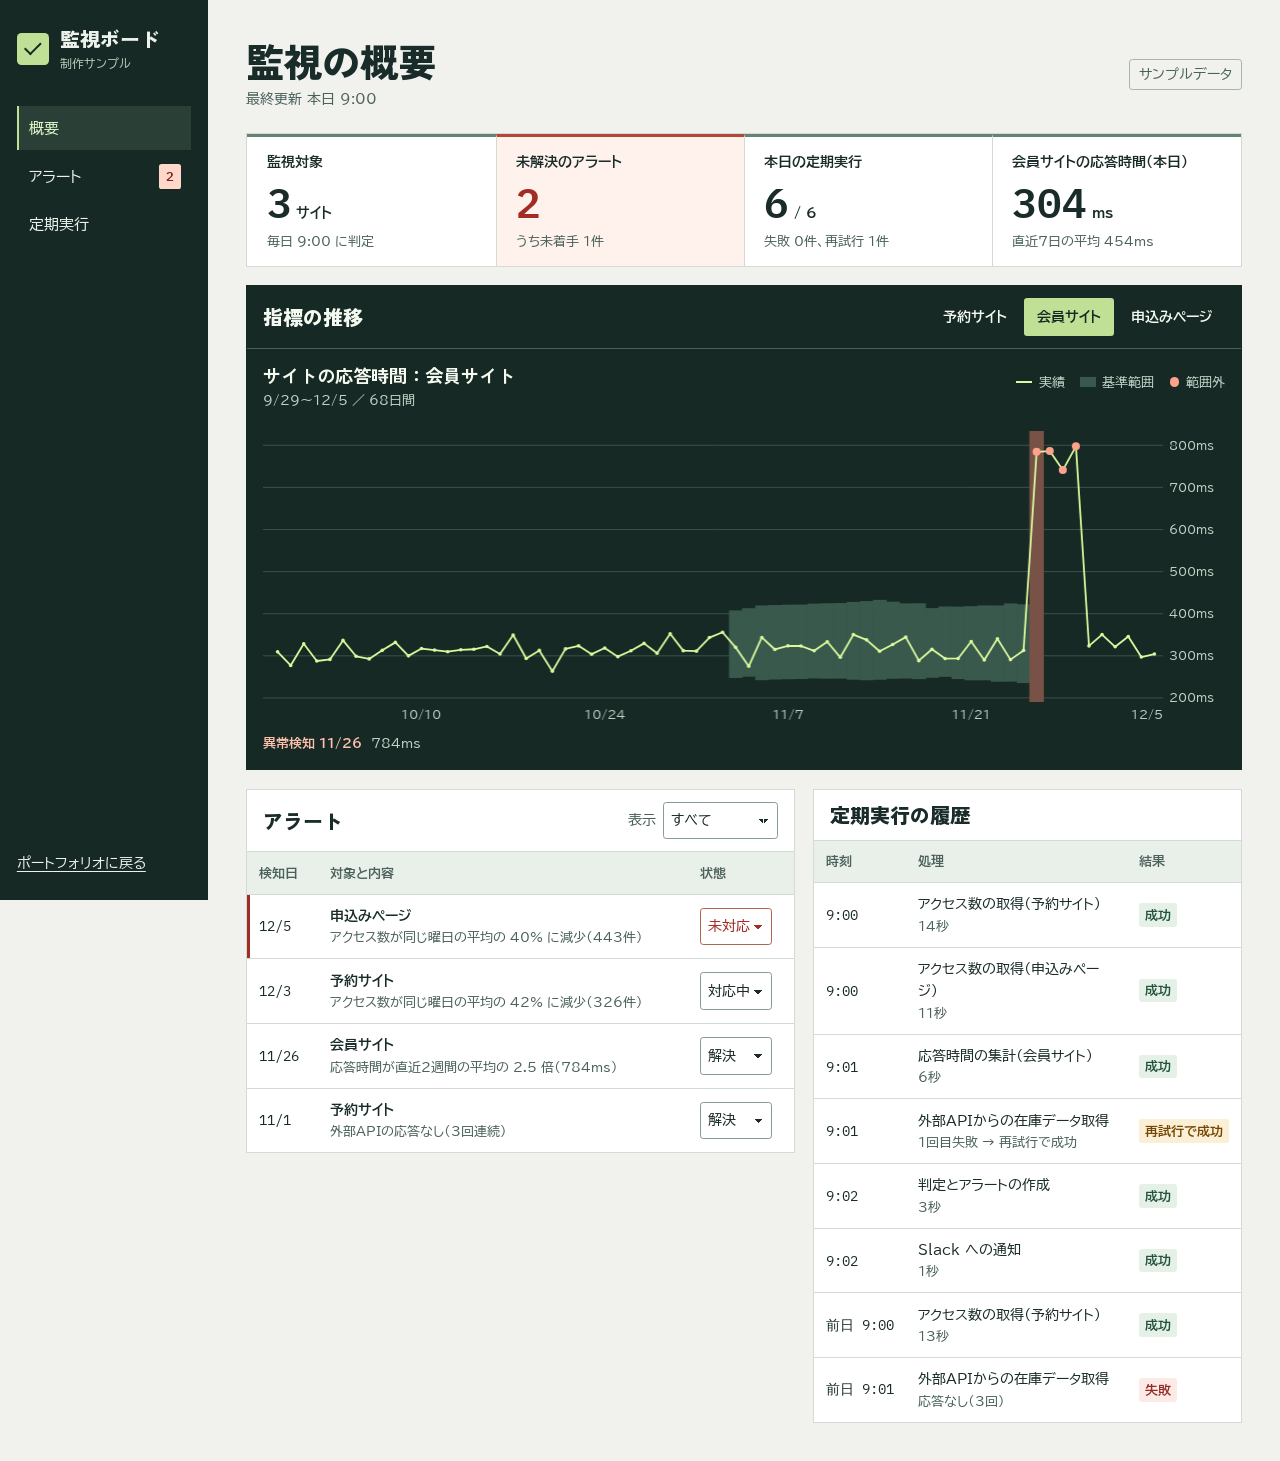
<file: docs/samples/dashboard/index.html>
<!DOCTYPE html>
<html lang="ja">
<head>
<!-- Google tag (gtag.js) -->
<script async src="https://www.googletagmanager.com/gtag/js?id=G-3CM4YZ8E9Y"></script>
<script>
  window.dataLayer = window.dataLayer || [];
  function gtag() {
    window.dataLayer.push(arguments);
  }
  gtag("js", new Date());
  gtag("config", "G-3CM4YZ8E9Y");
</script>
<meta charset="utf-8">
<meta name="viewport" content="width=device-width, initial-scale=1">
<title>監視ボード（制作サンプル）</title>
<meta name="robots" content="noindex">
<link rel="preconnect" href="https://fonts.googleapis.com">
<link rel="preconnect" href="https://fonts.gstatic.com" crossorigin>
<link href="https://fonts.googleapis.com/css2?family=BIZ+UDPGothic:wght@400;700&family=IBM+Plex+Mono:wght@400;600&family=Zen+Kaku+Gothic+New:wght@500;700;900&display=swap" rel="stylesheet">
<link rel="stylesheet" href="dashboard.css">
</head>
<body>
<div class="app">
  <aside class="sidebar">
    <div class="brand"><span class="brand-mark" aria-hidden="true"></span><div>監視ボード<small>制作サンプル</small></div></div>
    <nav aria-label="メニュー">
      <a href="#top" aria-current="location">概要</a>
      <a href="#alerts">アラート <span class="count" id="nav-count" hidden>0</span></a>
      <a href="#jobs">定期実行</a>
    </nav>
    <p class="back"><a href="../../index.html">ポートフォリオに戻る</a></p>
  </aside>

  <main id="top">
    <header class="topbar">
      <div>
        <h1>監視の概要</h1>
        <p class="meta">最終更新 本日 9:00</p>
      </div>
      <p class="notice">サンプルデータ</p>
    </header>

    <div class="kpis" role="group" aria-label="監視の集計">
      <div class="kpi"><div class="k">監視対象</div><div class="v">3<small>サイト</small></div><div class="d">毎日 9:00 に判定</div></div>
      <a class="kpi attn" id="k-open-box" href="#alerts"><div class="k">未解決のアラート</div><div class="v" id="k-open" aria-live="polite">0</div><div class="d" id="k-open-d"></div></a>
      <a class="kpi" href="#jobs"><div class="k">本日の定期実行</div><div class="v" id="k-jobs">0</div><div class="d" id="k-jobs-d"></div></a>
      <div class="kpi"><div class="k">会員サイトの応答時間（本日）</div><div class="v" id="k-lat">0<small>ms</small></div><div class="d" id="k-lat-d"></div></div>
    </div>

    <section class="panel chart" aria-labelledby="chart-h">
      <header>
        <h2 id="chart-h">指標の推移</h2>
        <div class="tabs" role="tablist" aria-label="監視対象" id="tabs"></div>
      </header>
      <div class="chart-wrap" id="chart-panel" role="tabpanel" tabindex="0">
        <div class="chart-cap">
          <div><b id="chart-title"></b><p id="chart-range"></p></div>
          <ul class="legend" aria-label="凡例"><li><i class="actual"></i>実績</li><li><i class="usual"></i>基準範囲</li><li><i class="outlier"></i>範囲外</li></ul>
        </div>
        <canvas id="cv" role="img" aria-labelledby="chart-title" aria-describedby="chart-range chart-event"></canvas>
        <p id="chart-event" class="chart-event"></p>
      </div>
    </section>

    <div class="two">
      <section class="panel" id="alerts" aria-labelledby="alerts-h">
        <header>
          <h2 id="alerts-h">アラート</h2>
          <label class="filter"><span>表示</span><select id="alert-filter"><option value="all">すべて</option><option value="open">未解決のみ</option><option value="resolved">解決済みのみ</option></select></label>
        </header>
        <table>
          <thead><tr><th scope="col">検知日</th><th scope="col">対象と内容</th><th scope="col">状態</th></tr></thead>
          <tbody id="alert-rows"></tbody>
        </table>
        <p class="empty" id="alert-empty" hidden>該当するアラートはありません。</p>
      </section>

      <section class="panel" id="jobs" aria-labelledby="jobs-h">
        <header><h2 id="jobs-h">定期実行の履歴</h2></header>
        <table>
          <thead><tr><th scope="col">時刻</th><th scope="col">処理</th><th scope="col">結果</th></tr></thead>
          <tbody id="job-rows"></tbody>
        </table>
      </section>
    </div>
  </main>
</div>

<script src="../../demo.js"></script>
<script>
(function () {
  "use strict";
  const W = window.WatchDemo;
  const fmt = (v) => Math.round(v).toLocaleString("ja-JP");

  // 今日を基準に日付を振る（サンプル）
  const today = new Date(); today.setHours(0, 0, 0, 0);
  const md = (d) => (d.getMonth() + 1) + "/" + d.getDate();

  // 監視対象（シフトは「異常の日が何日前か」をずらすため）
  const TARGETS = [
    { id: "reserve", site: "予約サイト", kind: "visits", seed: 101, shift: -9 },
    { id: "member", site: "会員サイト", kind: "latency", seed: 233, shift: -2 },
    { id: "apply", site: "申込みページ", kind: "visits", seed: 377, shift: -11 },
  ];
  TARGETS.forEach((t) => {
    const p = W.pick(t.seed, t.kind);
    t.series = p.series; t.hit = p.hit;
    // 画面上の最終日を「今日」にそろえるため、shift 日ぶん末尾を切る
    const cut = W.N + t.shift;
    t.vals = t.series.vals.slice(0, cut);
    t.bands = t.vals.map((_, d) => (d <= t.hit.day ? W.judge(t.series, d) : null));
    t.label = t.series.label.replace("Webサイトの", "") + "：" + t.site;
  });
  const lastDate = (t, d) => { const x = new Date(today); x.setDate(x.getDate() - (t.vals.length - 1 - d)); return x; };

  // ---- アラート ----
  const alerts = TARGETS.map((t) => {
    const v = t.series.vals[t.hit.day], j = t.hit.j;
    const text = t.kind === "visits"
      ? "アクセス数が同じ曜日の平均の " + Math.round(j.ratio * 100) + "% に減少（" + fmt(v) + "件）"
      : "応答時間が直近2週間の平均の " + j.ratio.toFixed(1) + " 倍（" + fmt(v) + "ms）";
    return { date: lastDate(t, t.hit.day), site: t.site, text };
  }).sort((a, b) => b.date - a.date);
  // 新しいものから 未対応 → 対応中 → 解決（サンプル）
  alerts.forEach((a, i) => { a.status = ["未対応", "対応中"][i] || "解決"; });
  // 過去の解決済みアラート（サンプル）
  alerts.push({ date: new Date(today.getTime() - 34 * 864e5), site: "予約サイト", text: "外部APIの応答なし（3回連続）", status: "解決" });

  const rowsEl = document.getElementById("alert-rows");
  const filter = document.getElementById("alert-filter");
  const empty = document.getElementById("alert-empty");

  alerts.forEach((a) => {
    const tr = document.createElement("tr");
    tr.dataset.status = a.status;
    tr.innerHTML = "<td class='num'>" + md(a.date) + "</td><td><strong>" + a.site + "</strong><small>" + a.text + "</small></td><td></td>";
    const select = document.createElement("select");
    select.setAttribute("aria-label", md(a.date) + " " + a.site + " のアラートの状態");
    ["未対応", "対応中", "解決"].forEach((status) => select.add(new Option(status, status)));
    select.value = a.status;
    select.addEventListener("change", () => {
      a.status = select.value;
      tr.dataset.status = a.status;
      applyFilter();
      if (tr.hidden) filter.focus();
      renderKpis();
    });
    tr.lastElementChild.append(select);
    rowsEl.append(tr);
  });

  function applyFilter() {
    for (const row of rowsEl.rows) {
      const resolved = row.dataset.status === "解決";
      row.hidden = (filter.value === "open" && resolved) || (filter.value === "resolved" && !resolved);
    }
    empty.hidden = [...rowsEl.rows].some((row) => !row.hidden);
  }

  filter.addEventListener("change", applyFilter);
  const navLinks = document.querySelectorAll(".sidebar nav a");
  function highlightSection() {
    const current = location.hash || "#top";
    navLinks.forEach((link) => {
      if (link.hash === current) link.setAttribute("aria-current", "location");
      else link.removeAttribute("aria-current");
    });
  }
  window.addEventListener("hashchange", highlightSection);
  highlightSection();

  // ---- 定期実行（サンプルの履歴） ----
  const JOBS = [
    ["9:00", "アクセス数の取得（予約サイト）", "14秒", "ok"],
    ["9:00", "アクセス数の取得（申込みページ）", "11秒", "ok"],
    ["9:01", "応答時間の集計（会員サイト）", "6秒", "ok"],
    ["9:01", "外部APIからの在庫データ取得", "1回目失敗 → 再試行で成功", "retry"],
    ["9:02", "判定とアラートの作成", "3秒", "ok"],
    ["9:02", "Slack への通知", "1秒", "ok"],
    ["前日 9:00", "アクセス数の取得（予約サイト）", "13秒", "ok"],
    ["前日 9:01", "外部APIからの在庫データ取得", "応答なし（3回）", "ng"],
  ];
  const jobEl = document.getElementById("job-rows");
  const LABEL = { ok: "成功", retry: "再試行で成功", ng: "失敗" };
  JOBS.forEach(([t, name, dur, st]) => {
    const tr = document.createElement("tr");
    tr.innerHTML = "<td class='num'>" + t + "</td><td>" + name + "<small>" + dur + "</small></td><td><span class='pill " + st + "'>" + LABEL[st] + "</span></td>";
    jobEl.appendChild(tr);
  });

  // ---- KPI ----
  function renderKpis() {
    const open = alerts.filter((a) => a.status !== "解決");
    const unhandled = alerts.filter((a) => a.status === "未対応").length;
    document.getElementById("k-open").textContent = open.length;
    document.getElementById("k-open-d").textContent = "うち未着手 " + unhandled + "件";
    document.getElementById("k-open-box").classList.toggle("attn", open.length > 0);
    document.getElementById("nav-count").textContent = open.length;
    document.getElementById("nav-count").hidden = open.length === 0;
    const todayJobs = JOBS.filter((j) => !j[0].startsWith("前日"));
    const okJobs = todayJobs.filter((j) => j[3] !== "ng").length;
    document.getElementById("k-jobs").innerHTML = okJobs + "<small>/ " + todayJobs.length + "</small>";
    document.getElementById("k-jobs-d").textContent = "失敗 " + (todayJobs.length - okJobs) + "件、再試行 " + todayJobs.filter((j) => j[3] === "retry").length + "件";
    const m = TARGETS[1], lat = m.vals[m.vals.length - 1];
    const prev = m.vals.slice(-8, -1).reduce((a, b) => a + b, 0) / 7;
    document.getElementById("k-lat").innerHTML = fmt(lat) + "<small>ms</small>";
    document.getElementById("k-lat-d").textContent = "直近7日の平均 " + fmt(prev) + "ms";
  }

  // ---- グラフ ----
  const cv = document.getElementById("cv"), ctx = cv.getContext("2d");
  const C = { ink: "#dafa9d", muted: "#c1d1c6", alert: "#ffa28b", band: "#3a594d", grid: "#38534a", marker: "#785247" };
  function niceStep(raw) { const p = Math.pow(10, Math.floor(Math.log10(raw))); const n = raw / p; return (n < 1.5 ? 1 : n < 3.5 ? 2 : n < 7.5 ? 5 : 10) * p; }
  let cur = 1;

  function draw() {
    const t = TARGETS[cur];
    const dpr = window.devicePixelRatio || 1, w = cv.clientWidth, h = cv.clientHeight;
    cv.width = Math.round(w * dpr); cv.height = Math.round(h * dpr); ctx.setTransform(dpr, 0, 0, dpr, 0, 0);
    ctx.clearRect(0, 0, w, h);
    const axisW = 62, padT = 9, padB = 24, pw = w - axisW, ph = h - padT - padB;
    if (pw < 1 || ph < 1) return;
    let lo = Infinity, hi = -Infinity;
    t.vals.forEach((v) => { lo = Math.min(lo, v); hi = Math.max(hi, v); });
    t.bands.forEach((b) => { if (b) { lo = Math.min(lo, b.lo); hi = Math.max(hi, b.hi); } });
    lo = Math.max(0, lo - (hi - lo) * 0.08); hi += (hi - lo) * 0.06;
    const n = t.vals.length, X = (i) => 8 + (i + 0.5) * ((pw - 10) / n), Y = (v) => padT + (hi - v) / (hi - lo) * ph;
    ctx.font = "12px 'BIZ UDPGothic', sans-serif"; ctx.fillStyle = C.muted; ctx.textBaseline = "middle";
    const step = niceStep((hi - lo) / 5);
    ctx.strokeStyle = C.grid;
    ctx.lineWidth = 1;
    for (let v = Math.ceil(lo / step) * step; v < hi; v += step) {
      const y = Y(v);
      ctx.beginPath();
      ctx.moveTo(0, y);
      ctx.lineTo(pw, y);
      ctx.stroke();
      ctx.fillText(fmt(v) + t.series.unit, pw + 6, y);
    }
    ctx.textBaseline = "top";
    for (let i = n - 1; i >= 0; i -= w < 450 ? 21 : 14) {
      const label = md(lastDate(t, i));
      const labelWidth = ctx.measureText(label).width;
      const x = Math.max(0, Math.min(pw - labelWidth, X(i) - labelWidth / 2));
      ctx.fillText(label, x, padT + ph + 6);
    }
    ctx.fillStyle = C.band;
    for (let i = 0; i < n; i++) { const b = t.bands[i]; if (b) ctx.fillRect(X(i) - pw / n / 2, Y(b.hi), pw / n + .5, Y(b.lo) - Y(b.hi)); }
    ctx.fillStyle = C.marker;
    ctx.fillRect(X(t.hit.day) - pw / n * .55, padT, pw / n * 1.1, ph);
    ctx.strokeStyle = C.ink; ctx.lineWidth = 1.8; ctx.lineJoin = "round"; ctx.beginPath();
    for (let i = 0; i < n; i++) { const x = X(i), y = Y(t.vals[i]); i ? ctx.lineTo(x, y) : ctx.moveTo(x, y); }
    ctx.stroke();
    for (let i = 0; i < n; i++) {
      const b = t.bands[i], out = i >= t.hit.day && i < t.hit.day + 4 && (!b || t.vals[i] > b.hi || t.vals[i] < b.lo);
      ctx.fillStyle = out ? C.alert : C.ink; ctx.beginPath(); ctx.arc(X(i), Y(t.vals[i]), out ? 4 : 1.8, 0, Math.PI * 2); ctx.fill();
    }
  }
  function show(i) {
    cur = i;
    [...tabsEl.children].forEach((b, k) => { b.setAttribute("aria-selected", k === i ? "true" : "false"); b.tabIndex = k === i ? 0 : -1; });
    const target = TARGETS[i];
    const eventDate = md(lastDate(target, target.hit.day));
    document.getElementById("chart-panel").setAttribute("aria-labelledby", tabsEl.children[i].id);
    document.getElementById("chart-title").textContent = target.label;
    document.getElementById("chart-range").textContent = md(lastDate(target, 0)) + "〜" + md(today) + " ／ " + target.vals.length + "日間";
    const value = fmt(target.vals[target.hit.day]) + target.series.unit;
    document.getElementById("chart-event").innerHTML = "<strong>異常検知 " + eventDate + "</strong>　" + value;
    draw();
  }
  const tabsEl = document.getElementById("tabs");
  TARGETS.forEach((t, i) => {
    const b = document.createElement("button");
    b.type = "button";
    b.id = "tab-" + t.id;
    b.setAttribute("role", "tab");
    b.setAttribute("aria-controls", "chart-panel");
    b.textContent = t.site;
    b.addEventListener("click", () => show(i));
    b.addEventListener("keydown", (e) => {
      if (e.key === "ArrowRight" || e.key === "ArrowLeft") {
        e.preventDefault();
        const k = (i + (e.key === "ArrowRight" ? 1 : TARGETS.length - 1)) % TARGETS.length;
        show(k); tabsEl.children[k].focus();
      }
    });
    tabsEl.appendChild(b);
  });
  applyFilter();
  renderKpis();
  show(cur);
  new ResizeObserver(draw).observe(cv);
  document.fonts.ready.then(draw);
})();
</script>
</body>
</html>
</file>
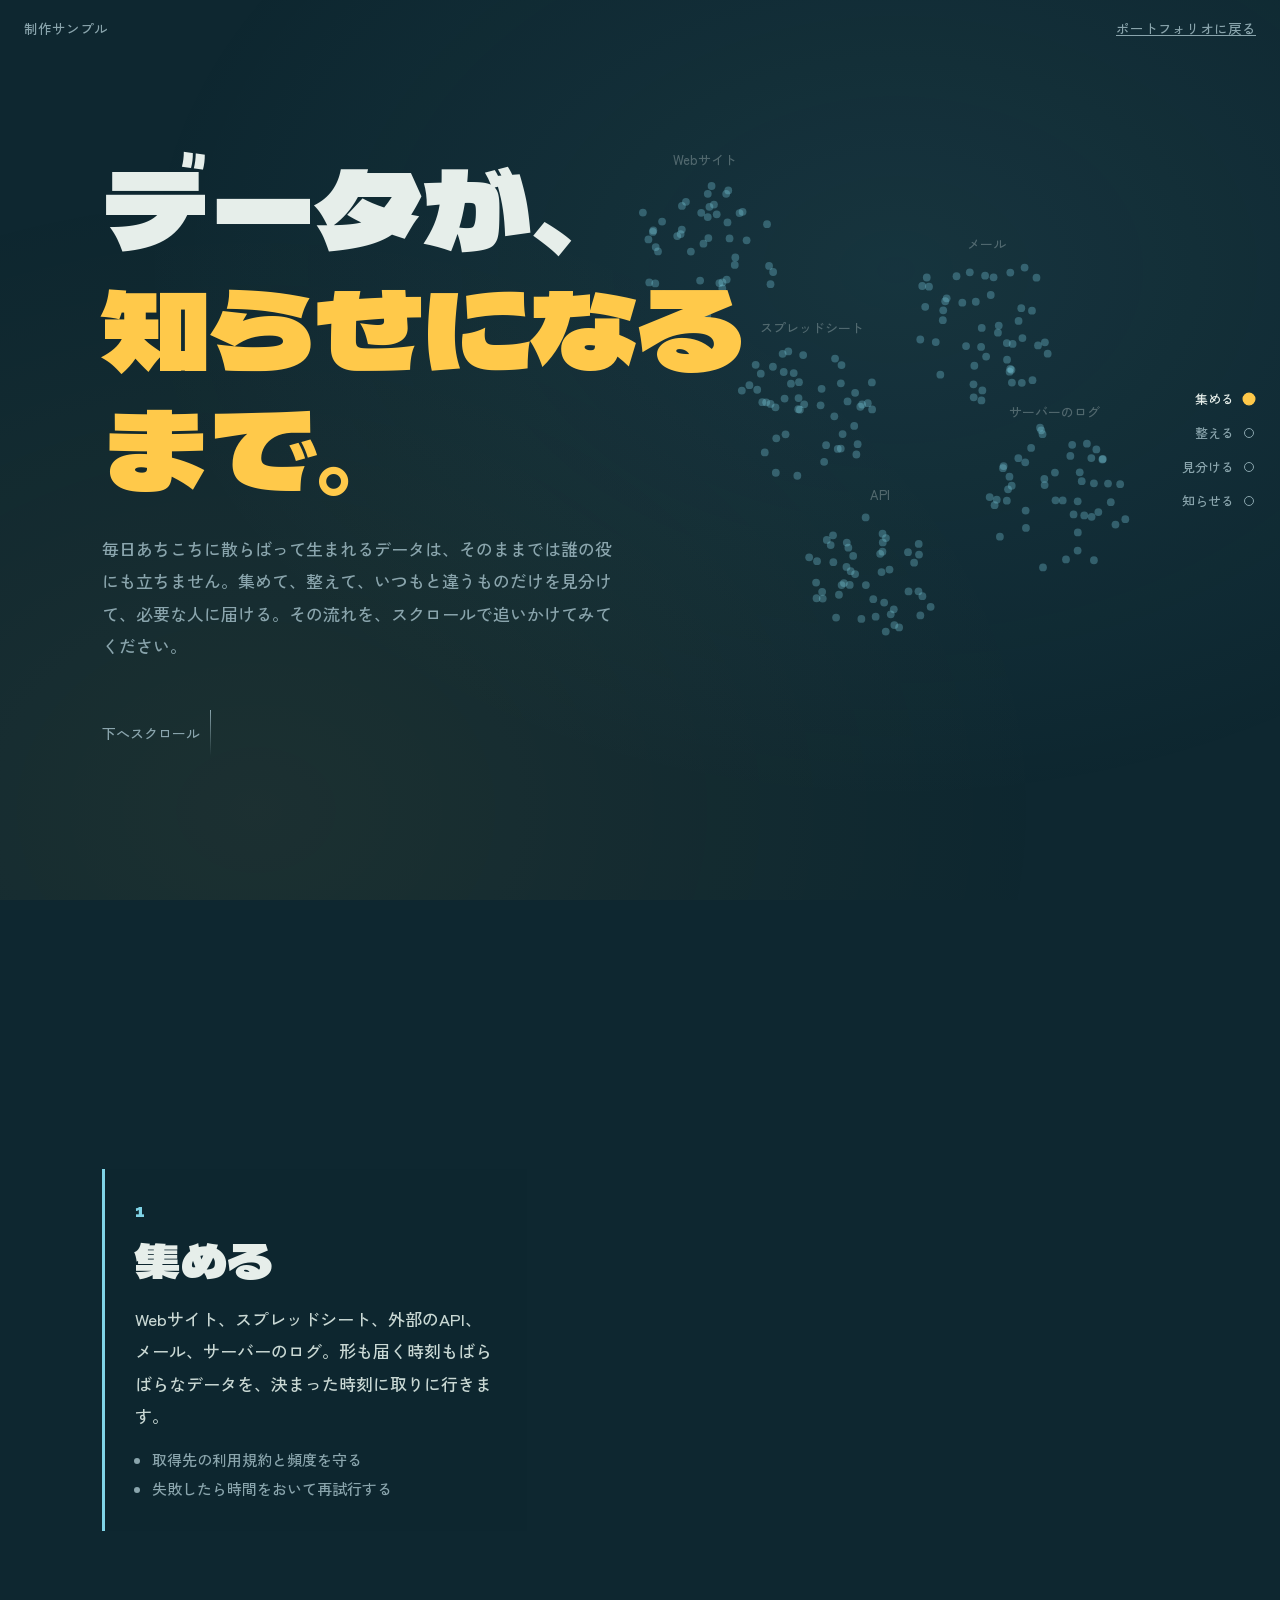
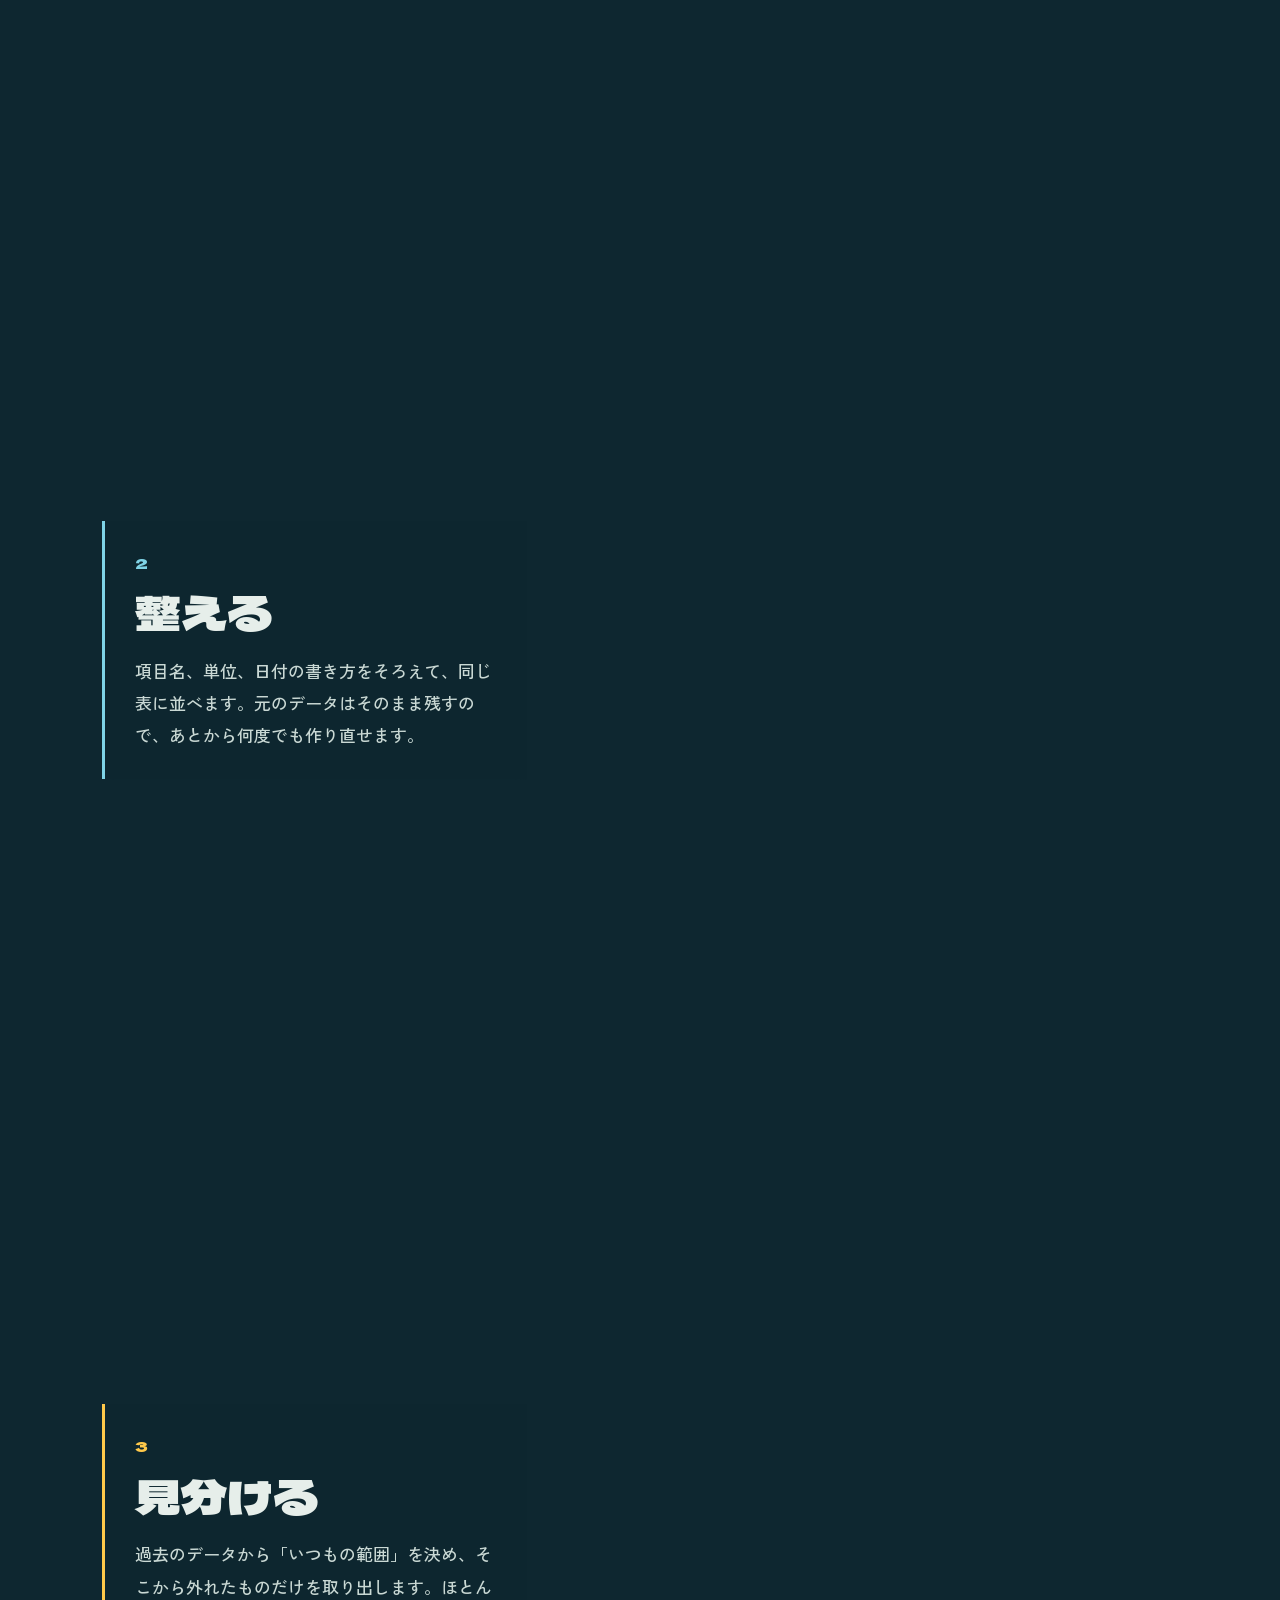
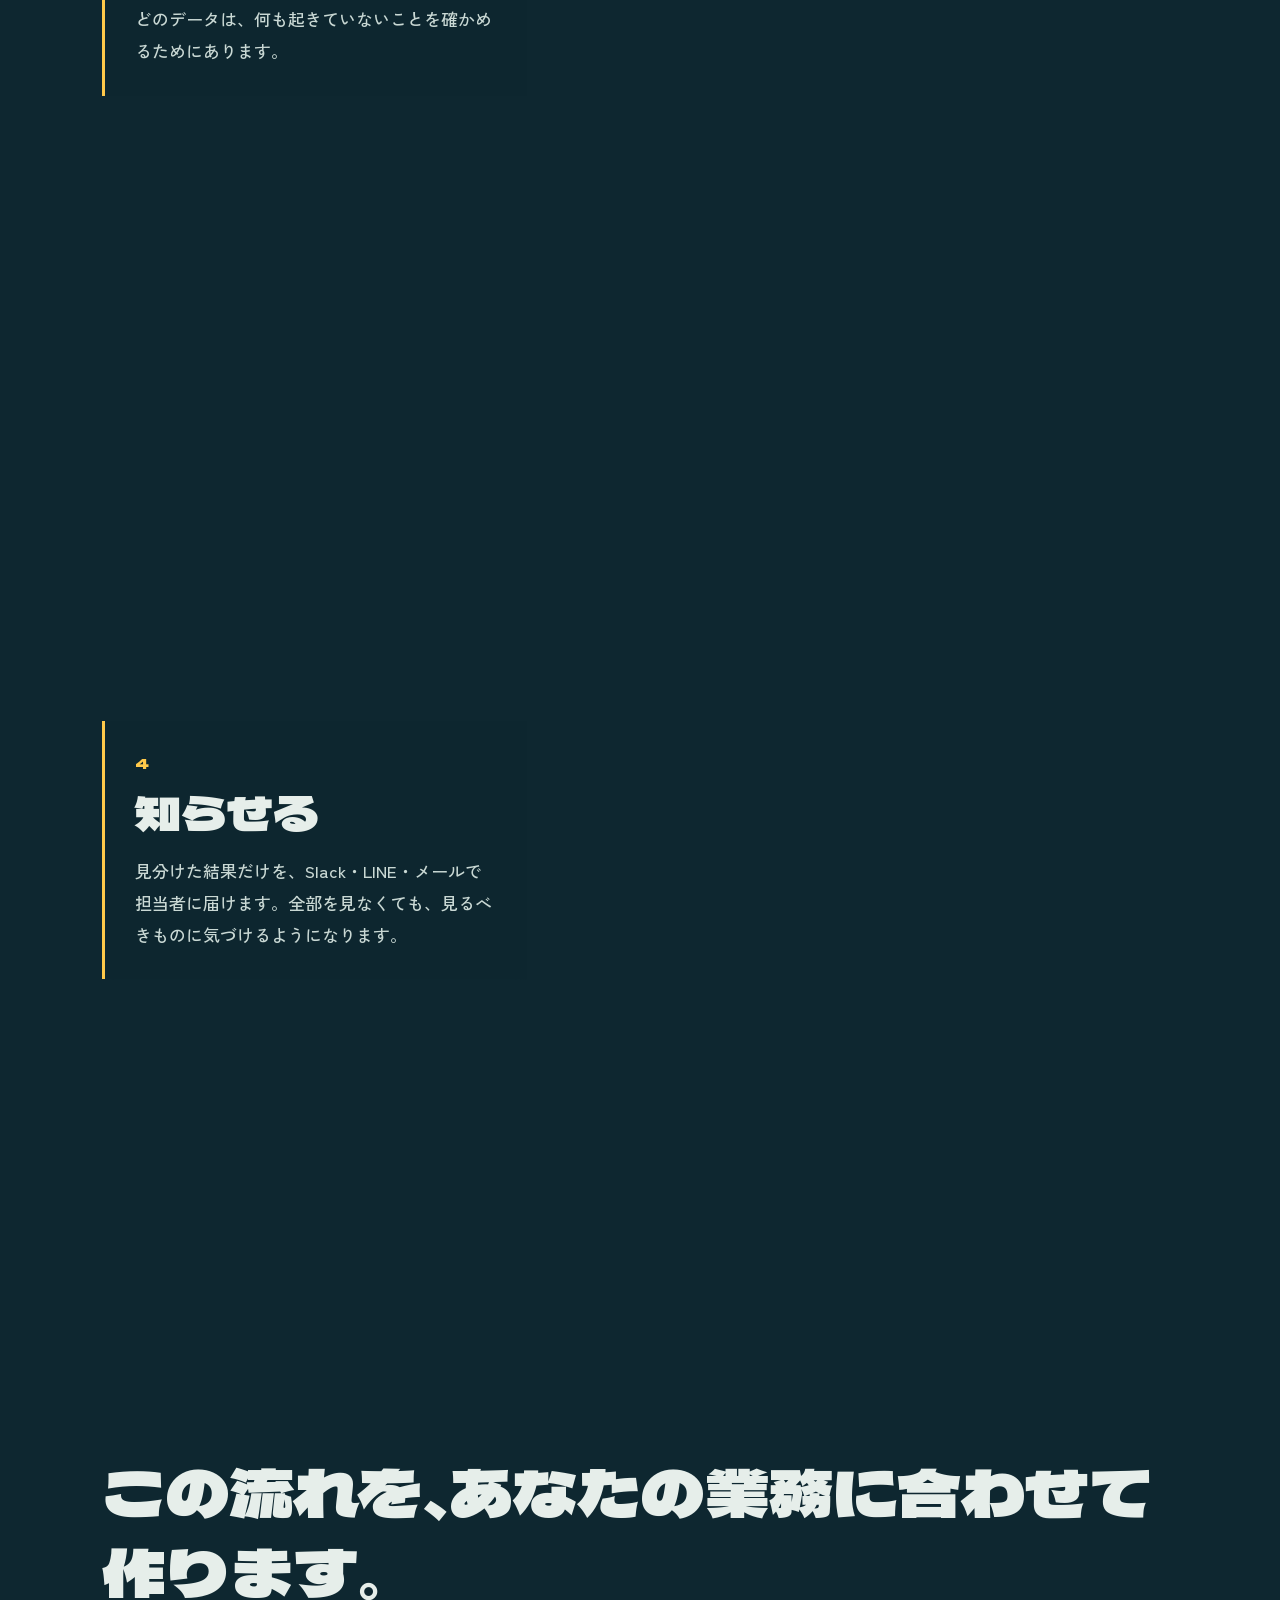
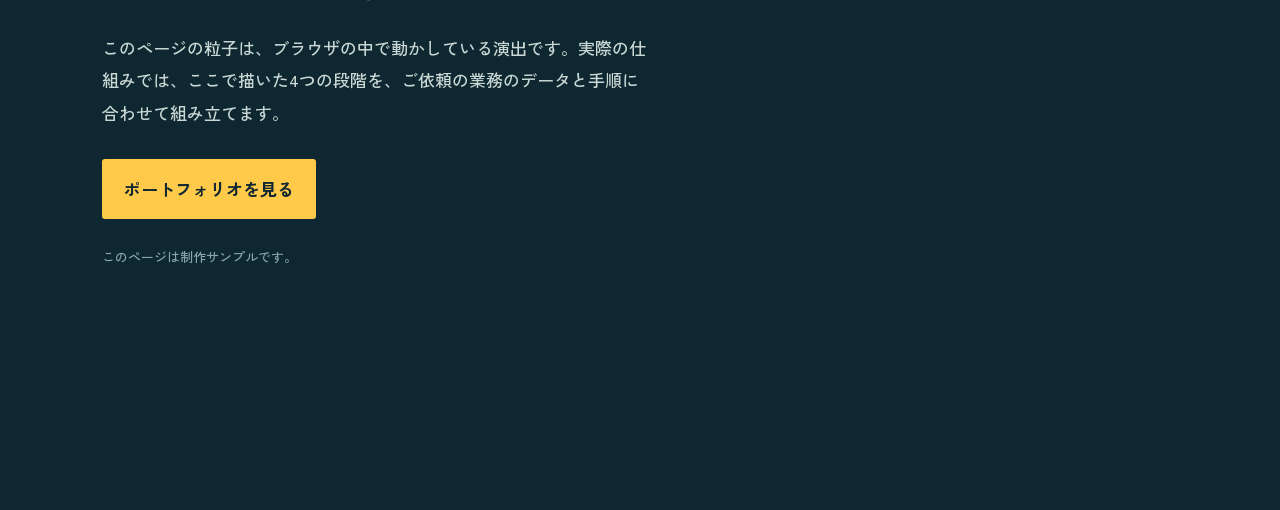
<file: docs/samples/flow/index.html>
<!DOCTYPE html>
<html lang="ja">
<head>
<!-- Google tag (gtag.js) -->
<script async src="https://www.googletagmanager.com/gtag/js?id=G-3CM4YZ8E9Y"></script>
<script>
  window.dataLayer = window.dataLayer || [];
  function gtag() {
    window.dataLayer.push(arguments);
  }
  gtag("js", new Date());
  gtag("config", "G-3CM4YZ8E9Y");
</script>
<meta charset="utf-8">
<meta name="viewport" content="width=device-width, initial-scale=1">
<title>データが、知らせになるまで（制作サンプル）</title>
<meta name="robots" content="noindex">
<link rel="preconnect" href="https://fonts.googleapis.com">
<link rel="preconnect" href="https://fonts.gstatic.com" crossorigin>
<link href="https://fonts.googleapis.com/css2?family=Dela+Gothic+One&family=Zen+Kaku+Gothic+New:wght@500;700&display=swap" rel="stylesheet">
<style>
  :root {
    --deep: #0e2730; --deep-2: #12323d; --mist: #e6eeea; --dim: #8aa5ad;
    --sky: #7fd3e6; --amber: #ffc94a;
    --display: "Dela Gothic One", "Hiragino Sans", sans-serif;
    --body: "Zen Kaku Gothic New", "Hiragino Sans", sans-serif;
  }
  * { box-sizing: border-box; }
  html { background: var(--deep); }
  body { margin: 0; color: var(--mist); font-family: var(--body); font-weight: 500; font-size: 17px; line-height: 1.9; background: var(--deep); }
  a { color: var(--mist); }
  :focus-visible { outline: 3px solid var(--amber); outline-offset: 3px; }

  #stage { position: fixed; inset: 0; width: 100%; height: 100%; display: block; z-index: 0; }
  .grain { position: fixed; inset: 0; z-index: 1; pointer-events: none;
    background: radial-gradient(ellipse at 70% 30%, rgba(127,211,230,.08), transparent 60%), radial-gradient(ellipse at 20% 90%, rgba(255,201,74,.06), transparent 55%); }

  .bar { position: fixed; top: 0; left: 0; right: 0; z-index: 3; display: flex; justify-content: space-between; padding: 16px 24px; font-size: 13.5px; color: var(--dim); }
  .bar a { color: var(--dim); }

  .rail { position: fixed; right: 26px; top: 50%; transform: translateY(-50%); z-index: 3; list-style: none; margin: 0; padding: 0; }
  .rail li { display: flex; align-items: center; justify-content: flex-end; gap: 10px; font-size: 13px; color: var(--dim); height: 34px; transition: color .3s; }
  .rail li i { width: 10px; height: 10px; border-radius: 50%; border: 1.5px solid var(--dim); transition: background .3s, border-color .3s, transform .3s; }
  .rail li.on { color: var(--mist); }
  .rail li.on i { background: var(--amber); border-color: var(--amber); transform: scale(1.3); }

  main { position: relative; z-index: 2; }
  .intro { min-height: 100vh; display: flex; flex-direction: column; justify-content: center; padding: 0 8vw; }
  h1 { font-family: var(--display); font-weight: 400; font-size: clamp(40px, 8.4vw, 116px); line-height: 1.12; margin: 0; letter-spacing: -.01em; }
  h1 span { display: block; }
  h1 span + span { color: var(--amber); }
  .intro p { max-width: 30em; color: var(--dim); margin: 28px 0 0; }
  .scroll-hint { margin-top: 48px; font-size: 14px; color: var(--dim); display: flex; align-items: center; gap: 10px; }
  .scroll-hint::after { content: ""; width: 1px; height: 46px; background: linear-gradient(var(--dim), transparent); }

  .step { min-height: 100vh; display: flex; align-items: center; padding: 0 8vw; }
  .card { max-width: 25em; background: rgba(14,39,48,.72); backdrop-filter: blur(6px); -webkit-backdrop-filter: blur(6px); padding: 28px 30px; border-left: 3px solid var(--sky); }
  .step[data-k="2"] .card, .step[data-k="3"] .card { border-left-color: var(--amber); }
  .card .no { font-family: var(--display); font-size: 15px; color: var(--sky); }
  .step[data-k="2"] .card .no, .step[data-k="3"] .card .no { color: var(--amber); }
  .card h2 { font-family: var(--display); font-weight: 400; font-size: clamp(30px, 4vw, 46px); line-height: 1.25; margin: 6px 0 14px; }
  .card p { margin: 0; color: #c9d8d4; }
  .card ul { margin: 14px 0 0; padding-left: 1.1em; color: var(--dim); font-size: 15px; }

  .outro { min-height: 90vh; display: flex; flex-direction: column; justify-content: center; padding: 0 8vw 10vh; }
  .outro h2 { font-family: var(--display); font-weight: 400; font-size: clamp(30px, 5vw, 64px); line-height: 1.25; margin: 0 0 22px; }
  .outro p { max-width: 32em; color: #c9d8d4; margin: 0 0 30px; }
  .outro a.go { align-self: flex-start; font-weight: 700; text-decoration: none; color: var(--deep); background: var(--amber); padding: 14px 22px; border-radius: 3px; }
  .outro small { color: var(--dim); margin-top: 26px; font-size: 13px; }

  @media (max-width: 760px) {
    .rail { display: none; }
    .card { padding: 22px 20px; }
    .step { align-items: flex-end; padding-bottom: 8vh; }
  }
</style>
</head>
<body>
<canvas id="stage" aria-hidden="true"></canvas>
<div class="grain"></div>
<div class="bar"><span>制作サンプル</span><a href="../../index.html">ポートフォリオに戻る</a></div>
<ol class="rail" id="rail" aria-hidden="true">
  <li><span>集める</span><i></i></li>
  <li><span>整える</span><i></i></li>
  <li><span>見分ける</span><i></i></li>
  <li><span>知らせる</span><i></i></li>
</ol>

<main>
  <section class="intro">
    <h1><span>データが、</span><span>知らせになる</span><span>まで。</span></h1>
    <p>毎日あちこちに散らばって生まれるデータは、そのままでは誰の役にも立ちません。集めて、整えて、いつもと違うものだけを見分けて、必要な人に届ける。その流れを、スクロールで追いかけてみてください。</p>
    <div class="scroll-hint">下へスクロール</div>
  </section>

  <section class="step" data-k="0">
    <div class="card"><div class="no">1</div><h2>集める</h2>
      <p>Webサイト、スプレッドシート、外部のAPI、メール、サーバーのログ。形も届く時刻もばらばらなデータを、決まった時刻に取りに行きます。</p>
      <ul><li>取得先の利用規約と頻度を守る</li><li>失敗したら時間をおいて再試行する</li></ul></div>
  </section>
  <section class="step" data-k="1">
    <div class="card"><div class="no">2</div><h2>整える</h2>
      <p>項目名、単位、日付の書き方をそろえて、同じ表に並べます。元のデータはそのまま残すので、あとから何度でも作り直せます。</p></div>
  </section>
  <section class="step" data-k="2">
    <div class="card"><div class="no">3</div><h2>見分ける</h2>
      <p>過去のデータから「いつもの範囲」を決め、そこから外れたものだけを取り出します。ほとんどのデータは、何も起きていないことを確かめるためにあります。</p></div>
  </section>
  <section class="step" data-k="3">
    <div class="card"><div class="no">4</div><h2>知らせる</h2>
      <p>見分けた結果だけを、Slack・LINE・メールで担当者に届けます。全部を見なくても、見るべきものに気づけるようになります。</p></div>
  </section>

  <section class="outro">
    <h2>この流れを、あなたの業務に合わせて作ります。</h2>
    <p>このページの粒子は、ブラウザの中で動かしている演出です。実際の仕組みでは、ここで描いた4つの段階を、ご依頼の業務のデータと手順に合わせて組み立てます。</p>
    <a class="go" href="../../index.html">ポートフォリオを見る</a>
    <small>このページは制作サンプルです。</small>
  </section>
</main>

<script>
(function () {
  "use strict";
  const cv = document.getElementById("stage");
  const ctx = cv.getContext("2d");
  const reduce = window.matchMedia("(prefers-reduced-motion: reduce)").matches;
  const rail = document.querySelectorAll("#rail li");
  const steps = [...document.querySelectorAll(".step")];
  const SKY = [127, 211, 230], AMBER = [255, 201, 74], DIM = [92, 124, 134];
  const SOURCES = ["Webサイト", "スプレッドシート", "API", "メール", "サーバーのログ"];

  let W = 0, H = 0, dpr = 1, parts = [], targets = [], mobile = false;

  function rng(seed) { let a = seed >>> 0; return () => { a = (a + 0x6d2b79f5) >>> 0; let t = a; t = Math.imul(t ^ (t >>> 15), t | 1); t ^= t + Math.imul(t ^ (t >>> 7), t | 61); return ((t ^ (t >>> 14)) >>> 0) / 4294967296; }; }

  function layout() {
    dpr = Math.min(window.devicePixelRatio || 1, 2);
    W = window.innerWidth; H = window.innerHeight;
    cv.width = W * dpr; cv.height = H * dpr; ctx.setTransform(dpr, 0, 0, dpr, 0, 0);
    mobile = W < 760;
    const r = rng(7);
    const cols = mobile ? 14 : 20, rows = mobile ? 11 : 12, n = cols * rows;
    // 描画領域（文字のカードと重ならないよう、デスクトップでは右寄せ）
    const ax = mobile ? W * 0.08 : W * 0.52, aw = mobile ? W * 0.84 : W * 0.38;
    const ay = mobile ? H * 0.12 : H * 0.18, ah = mobile ? H * 0.42 : H * 0.62;
    const src = SOURCES.map((_, i) => ({ x: ax + aw * (0.08 + 0.18 * i + (i % 2) * 0.04), y: ay + ah * (0.15 + ((i * 37) % 5) / 5 * 0.75) }));
    const bell = { x: ax + aw * 0.82, y: ay + ah * 0.5 };
    const gap = Math.min(aw / cols, ah / rows);
    const gx = ax + (aw - gap * (cols - 1)) / 2, gy = ay + (ah - gap * (rows - 1)) / 2;
    parts = []; targets = [[], [], [], []];
    let anomalyCount = 0;
    for (let i = 0; i < n; i++) {
      const anomaly = r() < 0.07;
      if (anomaly) anomalyCount++;
      const s = src[i % src.length];
      const ang = r() * Math.PI * 2, rad = Math.sqrt(r()) * gap * 2.8;
      const c = i % cols, ro = Math.floor(i / cols);
      const gridP = { x: gx + c * gap, y: gy + ro * gap };
      targets[0].push({ x: s.x + Math.cos(ang) * rad, y: s.y + Math.sin(ang) * rad });
      targets[1].push(gridP);
      targets[2].push(anomaly ? { x: gridP.x + (r() - .5) * gap * .6, y: gridP.y - gap * (1.6 + r() * 1.2) } : gridP);
      // 通知: 正常は左下に記録として積まれ、異常はベルの周りに集まる
      const lc = mobile ? 20 : 24, ls = gap * 0.42;
      const logRows = Math.ceil(n / lc);
      const logP = { x: ax + (i % lc) * ls, y: ay + ah - (logRows - 1 - Math.floor(i / lc)) * ls };
      parts.push({ anomaly, ph: r() * Math.PI * 2, sp: 0.6 + r() * 0.8 });
      targets[3].push(logP);
    }
    // 異常の点はベルの周りの輪に
    let j = 0;
    parts.forEach((p, i) => { if (p.anomaly) { const a = (j / anomalyCount) * Math.PI * 2; targets[3][i] = { x: bell.x + Math.cos(a) * gap * 2.6, y: bell.y + Math.sin(a) * gap * 2.6 }; j++; } });
    layout.src = src; layout.bell = bell; layout.gap = gap; layout.area = { ax, ay, aw, ah };
    layout.logTop = ay + ah - (Math.ceil(n / (mobile ? 20 : 24)) - 1) * gap * 0.42;
  }

  const ease = (t) => t < 0.5 ? 4 * t * t * t : 1 - Math.pow(-2 * t + 2, 3) / 2;
  const mix = (a, b, t) => a + (b - a) * t;
  const mixC = (a, b, t) => [0, 1, 2].map((i) => Math.round(mix(a[i], b[i], t)));

  // スクロール位置 → 段階（0〜3 の連続値）
  function progress() {
    const mid = H * 0.55;
    let p = 0;
    for (let k = 0; k < steps.length; k++) {
      const r = steps[k].getBoundingClientRect();
      const c = r.top + r.height / 2;
      if (c <= mid) p = k;
      else if (k > 0) {
        const prev = steps[k - 1].getBoundingClientRect();
        const pc = prev.top + prev.height / 2;
        if (pc <= mid) p = k - 1 + Math.min(1, Math.max(0, (mid - pc) / (c - pc)));
        break;
      }
    }
    return p;
  }

  function frame(time) {
    const p = progress();
    const k = Math.min(2, Math.floor(p)), t = ease(Math.min(1, p - k));
    const stageNow = Math.round(p);
    rail.forEach((li, i) => li.classList.toggle("on", i === stageNow));
    ctx.clearRect(0, 0, W, H);
    const { src, bell, gap } = layout;
    const sec = time / 1000;

    // 集める段階の取得先の名前
    const srcAlpha = Math.max(0, 1 - p * 1.6) * ((mobile ? 0.15 : 0.35) + (mobile ? 0.85 : 0.65) * Math.min(1, window.scrollY / (H * 0.6)));
    if (srcAlpha > 0) {
      ctx.font = "500 13px 'Zen Kaku Gothic New', sans-serif"; ctx.textAlign = "center";
      ctx.fillStyle = "rgba(230,238,234," + srcAlpha * 0.85 + ")";
      src.forEach((s, i) => ctx.fillText(SOURCES[i], s.x, s.y - gap * 3.3));
    }
    // 知らせる段階のベル
    const bellA = Math.max(0, Math.min(1, (p - 2.4) / 0.5));
    if (bellA > 0) {
      ctx.save(); ctx.translate(bell.x, bell.y); ctx.globalAlpha = bellA;
      const s = gap * 0.9;
      ctx.fillStyle = "rgb(255,201,74)";
      ctx.beginPath();
      ctx.moveTo(-s, s * 0.7); ctx.lineTo(-s * 0.75, s * 0.35); ctx.lineTo(-s * 0.75, -s * 0.2);
      ctx.quadraticCurveTo(-s * 0.75, -s, 0, -s); ctx.quadraticCurveTo(s * 0.75, -s, s * 0.75, -s * 0.2);
      ctx.lineTo(s * 0.75, s * 0.35); ctx.lineTo(s, s * 0.7); ctx.closePath(); ctx.fill();
      ctx.beginPath(); ctx.arc(0, s * 0.92, s * 0.22, 0, Math.PI * 2); ctx.fill();
      ctx.font = "500 14px 'Zen Kaku Gothic New', sans-serif"; ctx.textAlign = "center"; ctx.fillStyle = "#e6eeea";
      ctx.fillText("通知 " + parts.filter((q) => q.anomaly).length + "件", 0, gap * 4.2);
      ctx.fillStyle = "rgba(138,165,173,1)";
      ctx.textAlign = "left";
      ctx.fillText("記録 " + parts.filter((q) => !q.anomaly).length + "件（いつもの範囲）", layout.area.ax - bell.x, layout.logTop - gap * 0.9 - bell.y);
      ctx.restore();
    }

    // 粒子
    const judge = Math.max(0, Math.min(1, p - 1.4) / 0.6);
    const settle = Math.max(0, Math.min(1, p - 2));
    const intro = Math.min(1, window.scrollY / (H * 0.6));
    const introA = (mobile ? 0.15 : 0.35) + (mobile ? 0.85 : 0.65) * intro;
    for (let i = 0; i < parts.length; i++) {
      const q = parts[i], a = targets[k][i], b = targets[k + 1][i];
      let x = mix(a.x, b.x, t), y = mix(a.y, b.y, t);
      if (!reduce) {
        const wob = (p < 0.8 ? 1 - p / 0.8 : 0) * gap * 0.35 + 0.6;
        x += Math.cos(sec * q.sp + q.ph) * wob; y += Math.sin(sec * q.sp * 1.3 + q.ph) * wob;
      }
      let col = SKY, alpha = 0.9, r = gap * 0.16;
      if (q.anomaly) { col = mixC(SKY, AMBER, judge); r = gap * (0.16 + 0.1 * judge); }
      else { col = mixC(SKY, DIM, judge * 0.85); alpha = 0.9 - judge * 0.35; r *= 1 - 0.55 * ease(settle); }
      alpha *= introA;
      ctx.fillStyle = "rgba(" + col[0] + "," + col[1] + "," + col[2] + "," + alpha + ")";
      ctx.beginPath(); ctx.arc(x, y, Math.max(1.4, r), 0, Math.PI * 2); ctx.fill();
      if (q.anomaly && judge > 0.5) {
        ctx.strokeStyle = "rgba(255,201,74," + (judge - 0.5) * 0.7 + ")"; ctx.lineWidth = 1;
        ctx.beginPath(); ctx.arc(x, y, r * 2.2, 0, Math.PI * 2); ctx.stroke();
      }
    }
    if (!reduce) requestAnimationFrame(frame);
  }

  layout();
  let rt;
  window.addEventListener("resize", () => { clearTimeout(rt); rt = setTimeout(() => { layout(); if (reduce) frame(0); }, 120); });
  if (reduce) { window.addEventListener("scroll", () => frame(0), { passive: true }); frame(0); }
  else requestAnimationFrame(frame);
})();
</script>
</body>
</html>
</file>
<file: docs/samples/corporate/landing.css>
:root {
  --bg: #f9faf8;
  --ink: #172820;
  --muted: #475950;
  --line: #cbd7cf;
  --accent: #214e35;
  --on-accent: #fff;
  --tint: #eaf0e9;
  --focus: #235ab0;
  --body: "Noto Sans JP", "Hiragino Sans", sans-serif;
  --head: "Zen Kaku Gothic New", var(--body);
  --measure: 74rem;
  --gutter: clamp(1.15rem, 4vw, 3.5rem);
}
* { box-sizing: border-box; }
body { margin: 0; background: var(--bg); color: var(--ink); font: 1rem/1.85 var(--body); }
a { color: inherit; text-underline-offset: .24em; }
:focus-visible { outline: 3px solid var(--focus); outline-offset: 3px; }
:where(p, h1, h2, h3) { margin: 0; }
h1, h2, h3 { font-family: var(--head); line-height: 1.36; }
h1 { font-size: clamp(2rem, 4.7vw, 4.2rem); font-weight: 900; letter-spacing: -.04em; }
h1 span { display: block; }
h2 { font-size: clamp(1.5rem, 3vw, 2.6rem); }
h3 { font-size: 1.16rem; }
.wrap { width: min(100% - var(--gutter) * 2, var(--measure)); margin-inline: auto; }
[hidden] { display: none !important; }

.switcher { background: #202424; color: #f5f5f0; font: .875rem/1.5 "Noto Sans JP", sans-serif; }
.switcher .wrap { --measure: 75rem; display: flex; align-items: center; justify-content: space-between; flex-wrap: wrap; gap: .35rem 1.15rem; padding-block: .5rem; }
.switcher .pick { display: flex; flex-wrap: wrap; align-items: center; gap: .125rem .35rem; }
.switcher .pick span { color: #c8cfcb; margin-right: .3rem; }
.switcher button {
  min-height: 2rem; border: 0; border-bottom: 2px solid transparent; background: none;
  padding: .22rem .45rem; font: inherit; color: inherit; cursor: pointer;
}
.switcher button[aria-pressed="true"] { border-color: #c9edaa; color: #d9f3c1; }
.switcher button:hover { background: #393f3d; }
.switcher :focus-visible { outline-color: #d9f3c1; }
.switcher a { padding-block: .32rem; }

header.g { background: var(--bg); border-bottom: 1px solid var(--line); }
header.g .wrap { display: flex; justify-content: space-between; align-items: center; gap: .8rem; min-height: 5.1rem; }
.logo { display: flex; align-items: center; gap: .62rem; text-decoration: none; line-height: 1.2; }
.logo svg { flex: none; }
.logo b { font: 700 1.28rem/1.2 var(--head); }
.logo small { display: block; margin-top: .25rem; color: var(--muted); font-size: .78rem; }
nav.g { display: flex; gap: clamp(.7rem, 2vw, 1.65rem); align-items: center; font-size: .9rem; }
nav.g a { text-decoration: none; padding-block: .5rem; }
nav.g .btn { white-space: nowrap; }
nav.g a:hover { text-decoration: underline; }
.btn {
  display: inline-flex; align-items: center; justify-content: center; text-align: center; min-height: 2.8rem;
  padding: .65rem 1.15rem; border: 1px solid transparent; border-radius: var(--button-radius, .2rem);
  font: 700 .94rem/1.35 var(--body); text-decoration: none; cursor: pointer;
}
.btn.primary { background: var(--accent); color: var(--on-accent); }
.btn.primary:hover { text-decoration: underline; }
.btn.ghost { color: inherit; background: transparent; text-decoration: underline; }
.btn.ghost:hover { text-decoration-thickness: 2px; }

.hero { background: var(--tint); }
.hero .wrap { min-width: 0; }
.hero-copy { min-width: 0; }
.hero .lead { max-width: 34em; margin-top: 1.25rem; }
.ctas { display: flex; flex-wrap: wrap; align-items: center; gap: .4rem .7rem; margin-top: 1.4rem; }
.facts { display: flex; flex-wrap: wrap; gap: .25rem 1.25rem; padding: .95rem 0 0; margin: 1.55rem 0 0; border-top: 1px solid var(--line); list-style: none; font-size: .875rem; }
.visual { min-width: 0; }
.photo { display: block; width: 100%; height: auto; object-fit: cover; }

main > section { padding-block: clamp(3.2rem, 7vw, 6.1rem); }
section.tint { background: var(--tint); }
.sec-lead { color: var(--muted); max-width: 38em; margin: .65rem 0 1.9rem; }
.issues, .features, .steps { display: grid; gap: 1.15rem 2rem; }
.issues { grid-template-columns: repeat(3, minmax(0, 1fr)); }
.issues > div, .feature { border-top: 1px solid var(--line); padding-top: .9rem; }
.issues p, .feature p, .steps p { margin-top: .45rem; color: var(--muted); }
.features { grid-template-columns: repeat(2, minmax(0, 1fr)); }
.feature { display: flex; align-items: flex-start; gap: .9rem; }
.feature svg { flex: 0 0 2rem; width: 2rem; color: var(--accent); }
.steps { padding-left: 1.2em; grid-template-columns: repeat(4, minmax(0, 1fr)); }
.steps li { border-top: 1px solid var(--line); padding-block: .8rem; }
.steps li::marker { color: var(--accent); font-weight: 700; }
.term { display: block; margin-top: .5rem; font-size: .875rem; font-weight: 700; }
.info { display: grid; grid-template-columns: minmax(0, .78fr) minmax(0, 1.22fr); gap: 1.5rem 3rem; align-items: start; }
.info table { border-collapse: collapse; font-size: .94rem; width: 100%; }
.info th, .info td { text-align: left; padding: .7rem .4rem; border-bottom: 1px solid var(--line); vertical-align: top; }
.info th { width: 34%; }
.aside-info { grid-column: 2; }
.device { background: var(--bg); border: 1px solid var(--line); padding: clamp(.9rem, 2vw, 1.5rem); }
.device-head, .device .foot { display: flex; flex-wrap: wrap; align-items: baseline; justify-content: space-between; gap: .35rem .75rem; }
.device-head { border-bottom: 1px solid var(--line); padding-bottom: .6rem; }
.device-head h2 { font-size: 1.2rem; }
.device-head span, .device .foot, .checks small { color: var(--muted); font-size: .83rem; }
.checks { list-style: none; margin: 0 0 .8rem; padding: 0; }
.checks li { display: grid; grid-template-columns: minmax(0, 1fr) auto; align-items: center; gap: .65rem; padding-block: .44rem; border-bottom: 1px solid var(--line); font-size: .94rem; }
.checks small { display: block; }
.tag { font-size: .8rem; font-weight: 700; color: var(--muted); white-space: nowrap; }
.tag.ok { color: #225630; }
.tag.warn { color: #854305; }
.faq .wrap { display: grid; grid-template-columns: minmax(0, .78fr) minmax(0, 1.22fr); gap: 1.25rem 3rem; }
.faq details { border-top: 1px solid var(--line); }
.faq details:last-child { border-bottom: 1px solid var(--line); }
.faq summary { cursor: pointer; padding: .85rem 1rem .85rem .2rem; font-weight: 700; }
.faq details p { margin: 0 0 1rem; color: var(--muted); }
.contact { background: var(--tint); border-top: 1px solid var(--line); }
.contact .wrap { display: grid; grid-template-columns: minmax(0, .78fr) minmax(0, 1.22fr); gap: 1.5rem 3rem; }
.contact p { margin-top: .7rem; }
form { background: var(--bg); border: 1px solid var(--line); padding: clamp(1rem, 3vw, 2rem); }
.field { margin-bottom: 1rem; }
.field label { display: block; font-size: .9rem; font-weight: 700; margin-bottom: .3rem; }
.req { color: #a62b1c; font-size: .78rem; margin-left: .4rem; }
.field input, .field select { width: 100%; color: var(--ink); background: var(--bg); border: 1px solid var(--muted); border-radius: .2rem; font: inherit; padding: .5rem .65rem; }
.field select { appearance: none; padding-right: 2rem; background-image: linear-gradient(45deg, transparent 50%, currentColor 50%), linear-gradient(135deg, currentColor 50%, transparent 50%); background-position: calc(100% - 1.15rem) 50%, calc(100% - .85rem) 50%; background-repeat: no-repeat; background-size: .3rem .3rem; }
.field .err, .done { display: none; }
.field .err { color: #a62b1c; font-size: .875rem; }
.field.invalid input { border-color: #a62b1c; }
.field.invalid .err, .done.show { display: block; }
.agree { color: var(--muted); font-size: .875rem; margin-bottom: 1rem; }
.done { background: var(--tint); border-left: 3px solid var(--accent); margin-top: 1rem; padding: .7rem; }
footer { background: var(--bg); border-top: 1px solid var(--line); color: var(--muted); padding-block: 1.4rem; font-size: .85rem; }
footer .wrap { display: flex; flex-wrap: wrap; justify-content: space-between; gap: .55rem 1rem; }

/* 点検ノート — 現場の点検記録を最初に見せる */
[data-theme="b2b"] .hero .wrap { display: grid; grid-template-columns: minmax(0, 1fr) minmax(0, .85fr); align-items: center; gap: 2.5rem; padding-block: clamp(3.1rem, 7vw, 6.3rem); }
[data-theme="b2b"] h1 { font-size: clamp(1.85rem, 3.55vw, 3.25rem); }
[data-theme="b2b"] .hero .photo { height: 8rem; object-position: 50% 45%; }
[data-theme="b2b"] .device { border-top: 3px solid var(--accent); }
[data-theme="b2b"] .checks li:has(.warn) { background: #f8efde; }

/* ひだまり珈琲 — 写真と店主の言葉で見せる喫茶店の案内 */
[data-theme="cafe"] { --bg: #faf4e8; --ink: #38251c; --muted: #644d3d; --line: #d9cbb8; --accent: #62402d; --tint: #ede1ce; --head: "Klee One", "Hiragino Mincho ProN", serif; --measure: 67rem; }
[data-theme="cafe"] header.g .wrap { min-height: 5.65rem; }
[data-theme="cafe"] .logo b { font-size: 1.65rem; }
[data-theme="cafe"] .hero { background: var(--bg); }
[data-theme="cafe"] .hero .wrap { display: grid; grid-template-columns: minmax(0, 1.05fr) minmax(0, .95fr); align-items: center; gap: clamp(1.5rem, 5vw, 5rem); padding-block: 2rem 3.5rem; }
[data-theme="cafe"] .hero-copy { grid-column: 2; grid-row: 1; }
[data-theme="cafe"] .visual { grid-column: 1; grid-row: 1; }
[data-theme="cafe"] h1 { font-weight: 600; font-size: clamp(2rem, 3.8vw, 3.55rem); line-height: 1.48; }
[data-theme="cafe"] .photo { aspect-ratio: 4 / 4.5; object-position: 44% center; }
[data-theme="cafe"] .features { grid-template-columns: 1fr; max-width: 49rem; }
[data-theme="cafe"] .feature { display: grid; grid-template-columns: 2rem 1fr; }
[data-theme="cafe"] .device { color: #ffefd4; background: #383029; border: 1px solid #6d5746; --line: #776454; --muted: #e5d5c2; }
[data-theme="cafe"] .tag.ok, [data-theme="cafe"] .tag.warn { color: #f5dfab; }

/* ことこと — 大きな文字と色面で、体験とコースを案内する */
[data-theme="kids"] { --bg: #fffaf0; --ink: #192946; --muted: #404f6a; --line: #c1c9d8; --accent: #ffe37a; --on-accent: #192946; --tint: #e5edf9; --head: "M PLUS Rounded 1c", var(--body); --button-radius: 1.4rem; }
[data-theme="kids"] .hero { background: #23468c; color: #fff; --line: #7790c1; }
[data-theme="kids"] .hero .wrap { display: grid; grid-template-columns: minmax(0, 1fr) minmax(0, .9fr); align-items: center; gap: clamp(1.35rem, 4vw, 3.5rem); padding-block: clamp(2.4rem, 5vw, 4.8rem); }
[data-theme="kids"] h1 { font-size: clamp(1.85rem, 3.3vw, 3rem); }
[data-theme="kids"] .photo { aspect-ratio: 1; border: 6px solid #fff4cd; border-radius: 44% 44% 18% 18%; }
[data-theme="kids"] .btn.primary { border-color: #b09643; }
[data-theme="kids"] .feature svg { color: #254987; }
[data-theme="kids"] .feature { display: block; border: 0; border-radius: 1.1rem; padding: 1.2rem; background: #f8e5a1; }
[data-theme="kids"] .feature:nth-child(even) { background: #fffaf0; }
[data-theme="kids"] .steps li::marker { color: #254987; }

/* さくら通り歯科 — 診療時間と予約枠をすぐ確認できる構成 */
[data-theme="dental"] { --bg: #fff; --ink: #1d352f; --muted: #455e56; --line: #c8dad4; --accent: #1a655a; --tint: #edf6f2; --button-radius: .35rem; }
[data-theme="dental"] .hero .wrap { display: grid; grid-template-columns: minmax(0, 1fr) minmax(0, .9fr); align-items: center; gap: 2rem; padding-block: clamp(1.6rem, 4vw, 3.5rem); }
[data-theme="dental"] h1 { font-size: clamp(1.9rem, 3.4vw, 3.2rem); }
[data-theme="dental"] .photo { aspect-ratio: 3 / 2; border-radius: .6rem; }
[data-theme="dental"] #info { background: #fff; }
[data-theme="dental"] .info { grid-template-columns: repeat(2, minmax(0, 1fr)); }
[data-theme="dental"] .info > div:first-child { grid-column: 1 / -1; }
[data-theme="dental"] .device { border-radius: .6rem; background: var(--tint); }
[data-theme="dental"] .steps { grid-template-columns: 1fr; max-width: 58rem; }
[data-theme="dental"] .steps li { padding-left: .5rem; }
[data-theme="dental"] .term { color: var(--accent); }

/* まるた工務店 — 写真を横断させた建築作品集 */
[data-theme="builder"] { --bg: #faf8f2; --ink: #252720; --muted: #56594f; --line: #c7c9bd; --accent: #394536; --tint: #eaebe2; --button-radius: 0; }
[data-theme="builder"] .hero { background: var(--bg); }
[data-theme="builder"] .hero .wrap { width: 100%; }
[data-theme="builder"] .hero-copy { width: min(100% - var(--gutter) * 2, var(--measure)); margin-inline: auto; padding-block: 2.4rem 1.65rem; display: grid; grid-template-columns: minmax(0, 1.3fr) minmax(0, .7fr); gap: .3rem 2rem; align-items: end; }
[data-theme="builder"] .hero h1 { grid-row: 1 / span 2; font-size: clamp(2.3rem, 5vw, 4.5rem); }
[data-theme="builder"] .hero .lead, [data-theme="builder"] .ctas { margin-top: 0; }
[data-theme="builder"] .facts { grid-column: 1 / -1; margin-top: .8rem; }
[data-theme="builder"] .photo { height: clamp(17rem, 43vw, 36rem); object-position: 50% 52%; }
[data-theme="builder"] .features { grid-template-columns: 1fr; }
[data-theme="builder"] .feature > div { width: 100%; display: grid; grid-template-columns: minmax(0, .7fr) minmax(0, 1fr); gap: 1rem; }
[data-theme="builder"] .feature p { margin-top: 0; }

/* 湯宿しずく — 縦書きと風景写真を並べる旅の案内 */
[data-theme="ryokan"] { --bg: #f5f4ed; --ink: #222724; --muted: #50594f; --line: #cdcec0; --accent: #35463c; --tint: #e7e8de; --head: "Zen Old Mincho", "Hiragino Mincho ProN", serif; --measure: 69rem; --button-radius: 0; }
[data-theme="ryokan"] header.g .wrap { min-height: 5.5rem; }
[data-theme="ryokan"] .hero { background: #252f2a; color: #faf6e8; --line: #7f8b80; }
[data-theme="ryokan"] .hero .wrap { display: grid; grid-template-columns: minmax(0, .68fr) minmax(0, 1.32fr); align-items: center; gap: clamp(1.5rem, 4vw, 4.5rem); padding-block: 2.6rem; }
[data-theme="ryokan"] h1 { writing-mode: vertical-rl; font-weight: 700; font-size: clamp(2rem, 3.6vw, 3.15rem); letter-spacing: .1em; min-height: 7em; margin-inline: auto; }
[data-theme="ryokan"] .hero .lead { font-size: .94rem; }
[data-theme="ryokan"] .hero .btn.primary { background: #e8dfc3; color: #262d26; }
[data-theme="ryokan"] .photo { aspect-ratio: 1 / 1.1; }
[data-theme="ryokan"] .features { grid-template-columns: 1fr 1fr; gap: 2rem 3rem; }
[data-theme="ryokan"] .feature { display: block; }
[data-theme="ryokan"] .feature svg { display: none; }
[data-theme="ryokan"] .feature h3 { font-size: 1.4rem; }

@media (max-width: 56rem) {
  nav.g a:not(.btn) { display: none; }
  .steps { grid-template-columns: repeat(2, minmax(0, 1fr)); }
}
@media (max-width: 43rem) {
  header.g .wrap { min-height: 4.25rem; }
  .switcher .pick { order: 1; width: 100%; }
  .switcher button { min-height: 2.35rem; }
  .logo small { font-size: .72rem; }
  .logo b { font-size: 1.1rem; }
  [data-theme] .hero .wrap, [data-theme] .hero-copy, [data-theme] .info, .faq .wrap, .contact .wrap { grid-template-columns: 1fr; }
  [data-theme="cafe"] .hero-copy, [data-theme="cafe"] .visual, [data-theme="builder"] .hero h1 { grid-area: auto; }
  [data-theme="builder"] .hero h1 { font-size: clamp(1.78rem, 9.4vw, 3.4rem); }
  [data-theme="builder"] .hero .lead { margin-top: .7rem; }
  [data-theme="builder"] .ctas { margin-top: .55rem; }
  [data-theme="cafe"] .photo, [data-theme="kids"] .photo { aspect-ratio: 4 / 3; }
  [data-theme="ryokan"] .hero .wrap { gap: 1.3rem; }
  [data-theme="ryokan"] h1 { writing-mode: horizontal-tb; min-height: 0; }
  [data-theme="ryokan"] .photo { aspect-ratio: 4 / 3; }
  .aside-info { grid-column: 1; }
  .issues, .features, [data-theme="ryokan"] .features, [data-theme="builder"] .feature > div { grid-template-columns: 1fr; }
  [data-theme="builder"] .feature > div { gap: .45rem; }
}
@media (max-width: 28rem) {
  .steps { grid-template-columns: 1fr; }
}
</file>
<file: docs/samples/dashboard/dashboard.css>
:root {
  --paper: #f1f2ee;
  --ink: #192c29;
  --muted: #4b615b;
  --line: #d2dbd4;
  --accent: #bfe095;
  --night: #172925;
  --alert: #a12c23;
  --body: "BIZ UDPGothic", "Hiragino Sans", sans-serif;
  --display: "Zen Kaku Gothic New", var(--body);
  --data: "IBM Plex Mono", ui-monospace, monospace;
}
* { box-sizing: border-box; }
[hidden] { display: none !important; }
body { margin: 0; color: var(--ink); background: var(--paper); font: 1rem/1.55 var(--body); }
:focus-visible { outline: 3px solid #216cbb; outline-offset: 2px; }
:where(h1, h2, p) { margin: 0; }
.app { display: grid; grid-template-columns: 13rem minmax(0, 1fr); min-height: 100vh; }

.sidebar {
  position: sticky; top: 0; height: 100dvh; display: flex; flex-direction: column;
  gap: 2.1rem; padding: 1.6rem 1.05rem; background: var(--night); color: #ecf1eb;
}
.sidebar :focus-visible, .chart :focus-visible { outline-color: var(--accent); }
.brand { display: flex; align-items: center; gap: .7rem; font: 900 1.25rem/1.25 var(--display); }
.brand small { display: block; font: .78rem/1.5 var(--body); color: #bbcbbd; margin-top: .2rem; }
.brand-mark { display: grid; place-items: center; background: var(--accent); color: var(--night); width: 2rem; height: 2rem; flex: none; border-radius: .28rem; }
.brand-mark::before { content: ""; width: .86rem; height: .46rem; border: solid currentColor; border-width: 0 0 2px 2px; transform: translateY(-2px) rotate(-45deg); }
.sidebar nav { display: grid; gap: .25rem; }
.sidebar a { color: inherit; text-underline-offset: .25em; }
.sidebar nav a { display: flex; align-items: center; justify-content: space-between; gap: .55rem; min-height: 2.75rem; padding: .45rem .65rem; text-decoration: none; font-size: .93rem; border-left: 2px solid transparent; }
.sidebar nav a:hover { background: #223932; }
.sidebar nav a[aria-current] { background: #2a4036; border-color: var(--accent); color: #e2f5cb; }
.sidebar .count { font: 600 .83rem var(--data); background: #ffd8cb; color: #7b271c; padding: .1rem .42rem; border-radius: .16rem; }
.sidebar .back { margin-top: auto; font-size: .85rem; }

main { min-width: 0; width: min(100%, 100rem); padding: clamp(1rem, 3vw, 2.6rem); }
.topbar { display: flex; align-items: center; justify-content: space-between; flex-wrap: wrap; gap: .5rem 1rem; margin-bottom: 1.4rem; }
h1 { font: 900 clamp(1.7rem, 3vw, 2.65rem)/1.15 var(--display); }
.meta, .notice { font-size: .875rem; color: var(--muted); }
.meta { margin-top: .4rem; }
.notice { border: 1px solid #a6b6ac; border-radius: .2rem; padding: .25rem .55rem; }
.kpis { display: grid; grid-template-columns: repeat(4, minmax(0, 1fr)); margin-bottom: 1.15rem; border: 1px solid var(--line); background: #fff; }
.kpi { min-width: 0; text-decoration: none; color: inherit; border-top: 3px solid #658475; padding: .9rem clamp(.65rem, 1.5vw, 1.2rem); }
.kpi + .kpi { border-left: 1px solid var(--line); }
.kpi .k { font-size: .89rem; font-weight: 700; }
.kpi .v { font: 600 clamp(1.72rem, 3.2vw, 2.6rem)/1.4 var(--data); }
.kpi .v small { margin-left: .32em; font: 700 .9rem var(--body); }
.kpi .d { color: var(--muted); font-size: .82rem; }
.kpi.attn { background: #fff2ec; border-top-color: #b44737; }
.kpi.attn .v { color: var(--alert); }
a.kpi:hover .k { text-decoration: underline; text-underline-offset: .25em; }

.panel { min-width: 0; background: #fff; border: 1px solid var(--line); scroll-margin-top: .85rem; }
.panel > header { display: flex; justify-content: space-between; align-items: center; flex-wrap: wrap; gap: .6rem; padding: .75rem 1rem; border-bottom: 1px solid var(--line); }
.panel h2 { font: 900 1.25rem/1.3 var(--display); }
.chart { margin-bottom: 1.15rem; color: #f4faef; background: var(--night); border-color: var(--night); }
.chart > header { border-color: #496259; }
.tabs { display: flex; flex-wrap: wrap; gap: .25rem; }
.tabs button { min-height: 2.4rem; background: transparent; border: 1px solid transparent; padding: .4rem .75rem; border-radius: .2rem; color: inherit; font: 700 .875rem var(--body); cursor: pointer; }
.tabs button:hover { border-color: #678075; }
.tabs button[aria-selected="true"] { background: var(--accent); color: var(--night); }
.chart-wrap { padding: .8rem 1rem 1rem; }
.chart-cap { display: flex; justify-content: space-between; align-items: baseline; flex-wrap: wrap; gap: .5rem 1rem; margin-bottom: .7rem; }
.chart-cap p, .legend, .chart-event { font-size: .83rem; color: #c1d1c6; }
.chart-cap b { font: 700 1.15rem var(--display); }
.legend { display: flex; flex-wrap: wrap; gap: .5rem .95rem; list-style: none; margin: 0; padding: 0; }
.legend li { display: flex; gap: .42rem; align-items: center; }
.legend i { display: inline-block; width: 1rem; }
.legend .actual { height: 2px; background: #dafa9d; }
.legend .usual { height: .65rem; background: #3a594d; }
.legend .outlier { width: .58rem; height: .58rem; background: #ffa28b; border-radius: 50%; }
canvas { display: block; width: 100%; height: clamp(12rem, 30vw, 19rem); }
.chart-event { padding-top: .45rem; }
.chart-event strong { color: #ffc0ad; }

.two { display: grid; grid-template-columns: minmax(0, 1.28fr) minmax(0, 1fr); gap: 1.15rem; align-items: start; }
table { width: 100%; border-collapse: collapse; font-size: .9rem; }
th, td { text-align: left; padding: .65rem .75rem; border-bottom: 1px solid var(--line); vertical-align: middle; overflow-wrap: anywhere; }
th { font-size: .82rem; background: #e9efe9; color: var(--muted); white-space: nowrap; }
tr:last-child td { border-bottom: 0; }
td.num { font: .86rem var(--data); white-space: nowrap; }
td strong { display: block; }
td small { display: block; color: var(--muted); font-size: .83rem; }
tr[data-status="未対応"] td:first-child { box-shadow: inset 3px 0 var(--alert); }
select {
  appearance: none; min-height: 2.35rem; border: 1px solid #889c91; background-color: #fff; color: var(--ink); border-radius: .2rem;
  padding: .28rem 1.35rem .28rem .42rem; font: inherit; cursor: pointer;
  background-image: linear-gradient(45deg, transparent 50%, currentColor 50%), linear-gradient(135deg, currentColor 50%, transparent 50%);
  background-position: calc(100% - .82rem) 52%, calc(100% - .55rem) 52%; background-repeat: no-repeat; background-size: .27rem .27rem;
}
.filter { display: flex; align-items: center; gap: .45rem; color: var(--muted); font-size: .86rem; }
tr[data-status="未対応"] select { color: var(--alert); border-color: #b56251; }
.pill { display: inline-block; font-size: .82rem; font-weight: 700; padding: .1rem .35rem; border-radius: .18rem; white-space: nowrap; }
.pill.ok { color: #22533c; background: #e5f0e7; }
.pill.ng { color: #932a24; background: #fbeae6; }
.pill.retry { color: #744600; background: #fbefd6; }
.empty { padding: 1rem; color: var(--muted); }

@media (max-width: 76rem) { .two { grid-template-columns: 1fr; } }
@media (max-width: 58rem) { .kpis { grid-template-columns: repeat(2, minmax(0, 1fr)); } }
@media (max-width: 45rem) {
  .app { grid-template-columns: 1fr; }
  .sidebar { position: static; height: auto; padding: .8rem 1rem .55rem; display: grid; gap: .6rem; grid-template-columns: minmax(0, 1fr) auto; align-items: center; }
  .sidebar nav { display: flex; flex-wrap: wrap; grid-column: 1 / -1; }
  .sidebar .back { grid-column: 1 / -1; margin: 0; }
  main { padding: 1.1rem .8rem; }
  th, td { padding-inline: .4rem; }
  .chart > header, .chart-wrap { padding-inline: .7rem; }
  .tabs button { padding-inline: .48rem; }
}
</file>
